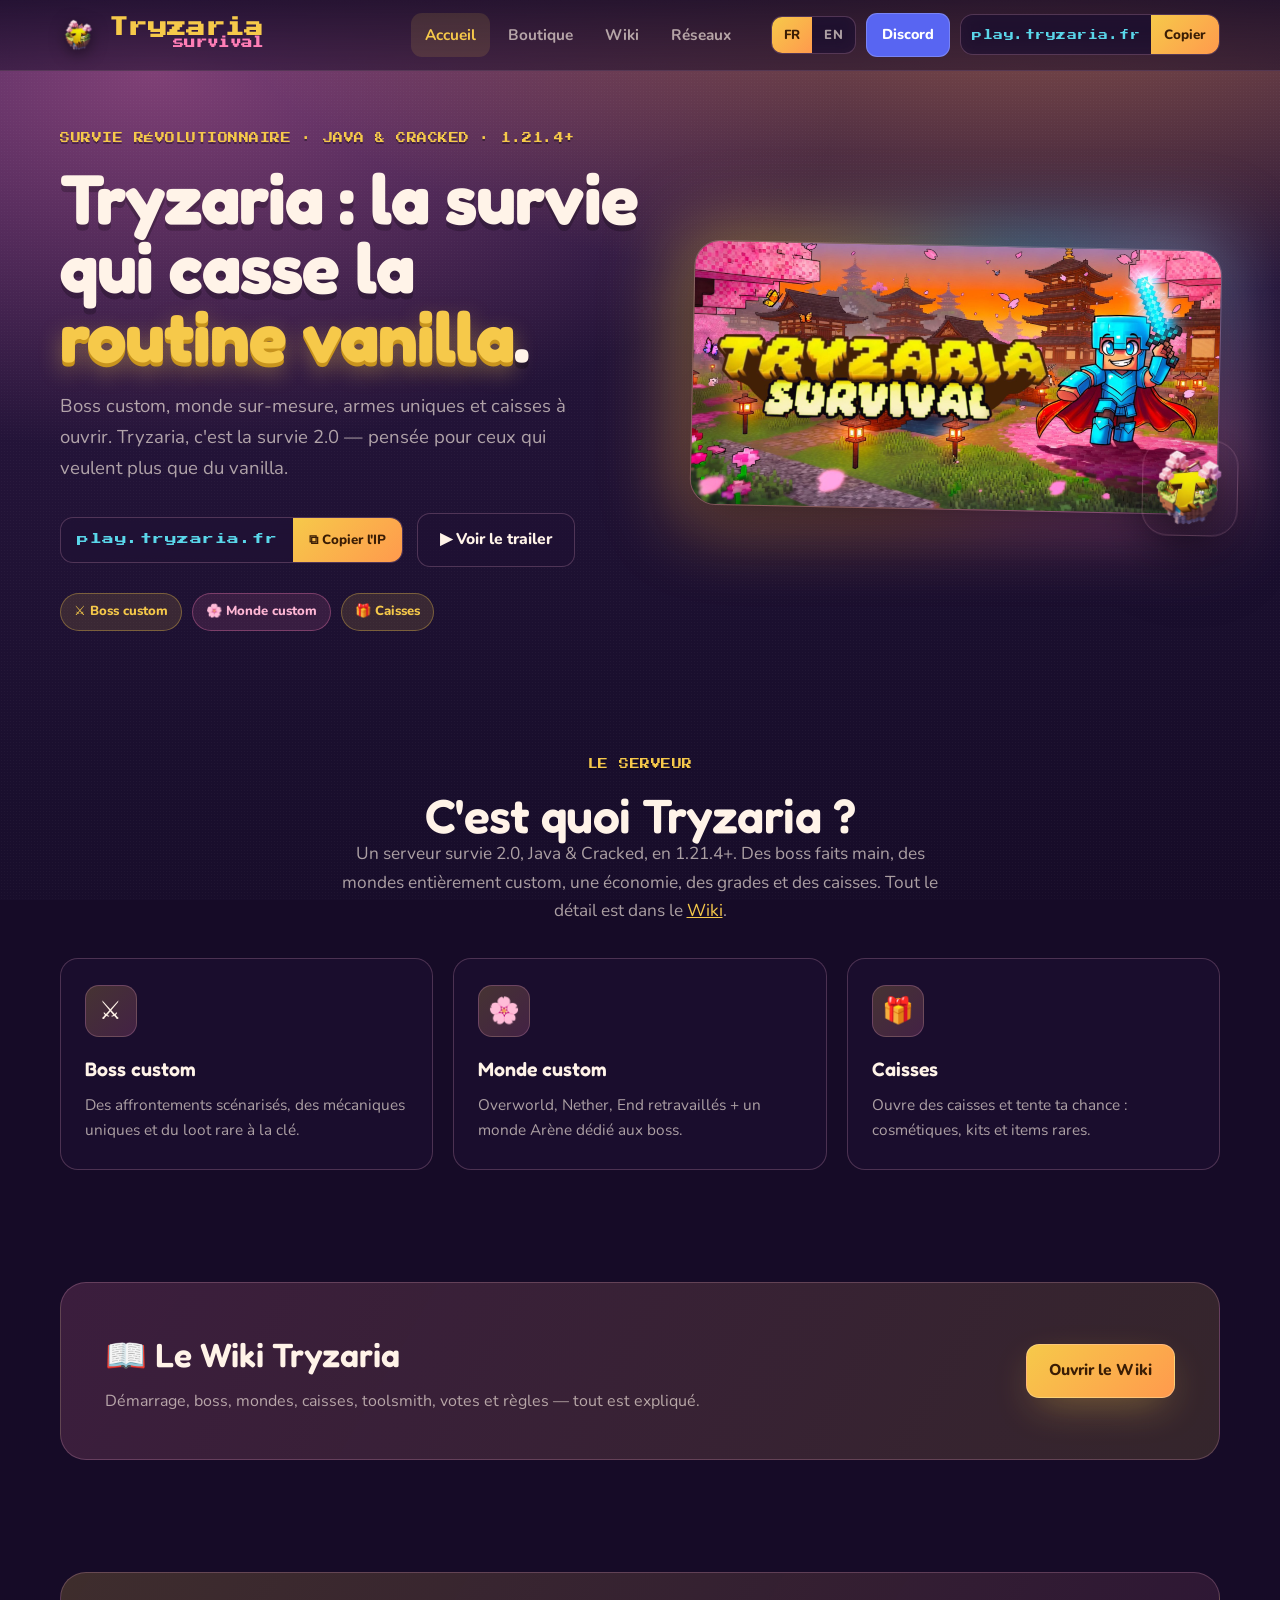
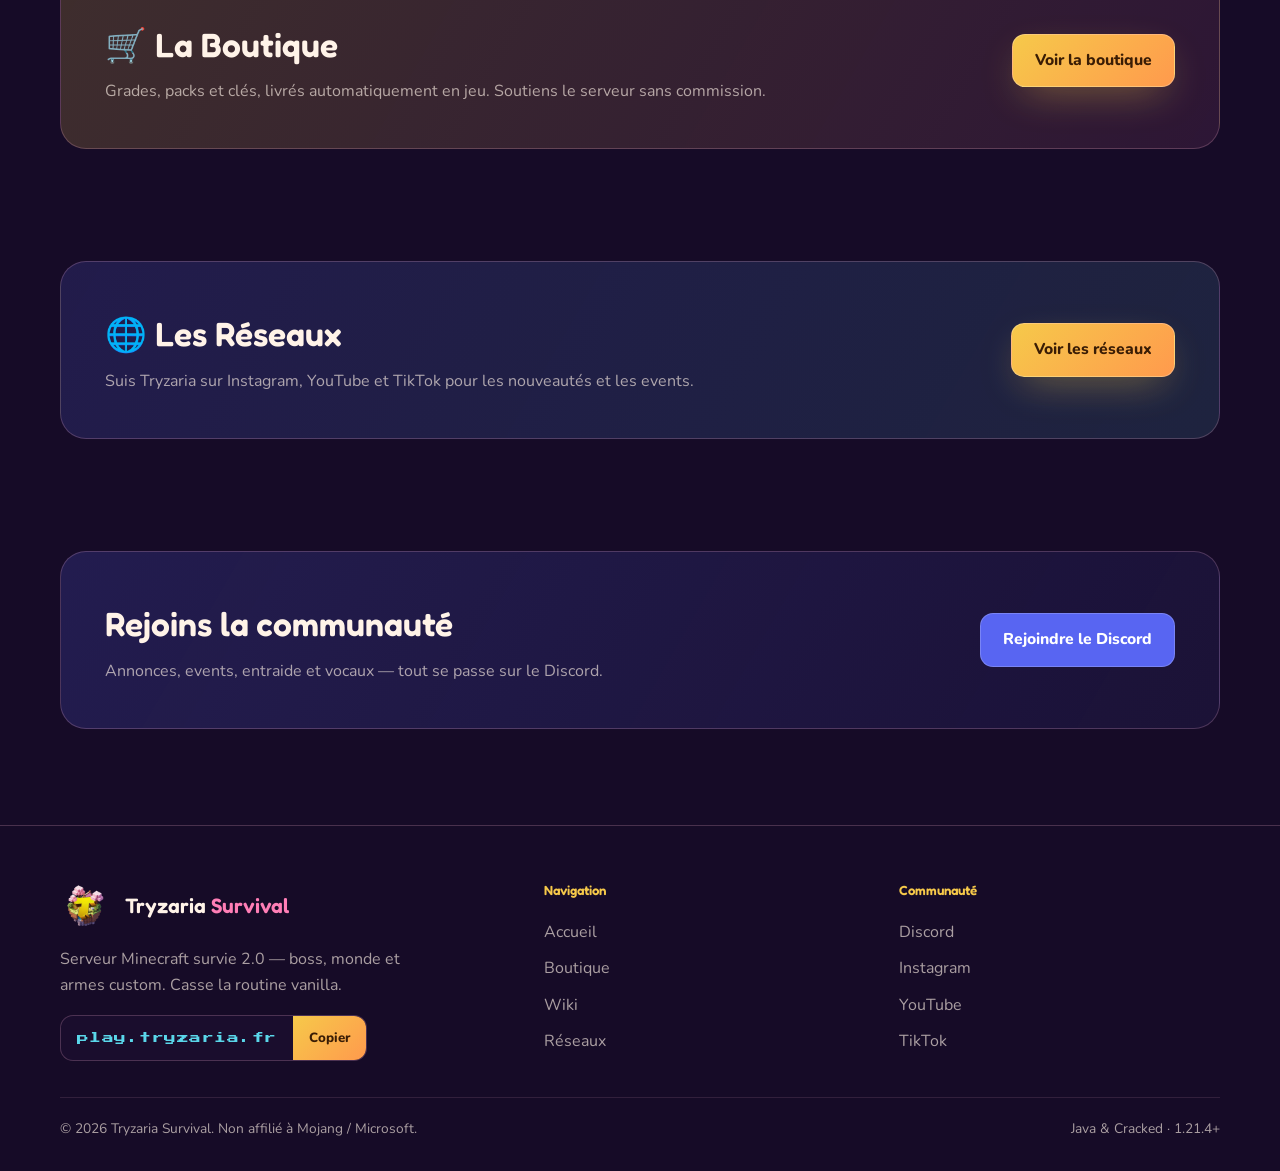
<file: index.html>
<!DOCTYPE html>
<html lang="fr">
<head>
<meta charset="UTF-8" />
<meta name="viewport" content="width=device-width, initial-scale=1" />
<title data-i18n="title_home">Tryzaria Survival — Serveur Minecraft survie 2.0 (1.21.4+)</title>
<meta name="description" content="Tryzaria Survival, LE serveur Minecraft survie 2.0 : boss custom, mondes sur-mesure et caisses. Java &amp; Cracked, 1.21.4+. Rejoins-nous sur play.tryzaria.fr" />
<meta name="robots" content="index, follow" />
<link rel="canonical" href="https://tryzaria.fr/" />
<meta name="theme-color" content="#241439" />
<link rel="icon" type="image/png" href="assets/img/favicon.png" />
<link rel="preconnect" href="https://fonts.googleapis.com" />
<link rel="preconnect" href="https://fonts.gstatic.com" crossorigin />
<link href="https://fonts.googleapis.com/css2?family=Fredoka:wght@400;500;600;700&family=Nunito:wght@400;600;700;800&family=Press+Start+2P&display=swap" rel="stylesheet" />
<link rel="stylesheet" href="assets/css/style.css" />

<!-- Open Graph / réseaux sociaux -->
<meta property="og:type" content="website" />
<meta property="og:site_name" content="Tryzaria Survival" />
<meta property="og:locale" content="fr_FR" />
<meta property="og:title" content="Tryzaria Survival — Serveur Minecraft survie 2.0 (1.21.4+)" />
<meta property="og:description" content="Boss custom, mondes sur-mesure et caisses. Java &amp; Cracked, 1.21.4+. Rejoins-nous sur play.tryzaria.fr" />
<meta property="og:url" content="https://tryzaria.fr/" />
<meta property="og:image" content="https://tryzaria.fr/assets/img/banner.jpg" />
<meta name="twitter:card" content="summary_large_image" />
<meta name="twitter:title" content="Tryzaria Survival — Serveur Minecraft survie 2.0 (1.21.4+)" />
<meta name="twitter:description" content="Boss custom, mondes sur-mesure et caisses. Java &amp; Cracked, 1.21.4+. Rejoins-nous sur play.tryzaria.fr" />
<meta name="twitter:image" content="https://tryzaria.fr/assets/img/banner.jpg" />

<!-- Données structurées — aident Google à comprendre le site (résultats enrichis, marque) -->
<script type="application/ld+json">
{
  "@context": "https://schema.org",
  "@type": "Organization",
  "name": "Tryzaria Survival",
  "url": "https://tryzaria.fr/",
  "logo": "https://tryzaria.fr/assets/img/logo.png",
  "sameAs": [
    "https://dsc.gg/tryzaria",
    "https://www.instagram.com/tryzaria/",
    "https://www.youtube.com/@TryzYTB",
    "https://www.tiktok.com/@tryzttk"
  ]
}
</script>
<script type="application/ld+json">
{
  "@context": "https://schema.org",
  "@type": "WebSite",
  "name": "Tryzaria Survival",
  "url": "https://tryzaria.fr/"
}
</script>
</head>
<body>
<div class="sky" aria-hidden="true"></div>
<div class="petals" aria-hidden="true"></div>

<header class="hdr">
  <div class="wrap hdr__in">
    <a class="brand" href="index.html" aria-label="Tryzaria Survival">
      <img src="assets/img/logo.png" alt="" />
      <span style="display:flex;flex-direction:column;line-height:1">
        <b style="font-size:1.2rem">Tryzaria</b><span>survival</span>
      </span>
    </a>
    <nav class="nav" aria-label="Navigation">
      <a href="index.html" class="is-active" data-i18n="nav_home">Accueil</a>
      <a href="boutique.html" data-i18n="nav_shop">Boutique</a>
      <a href="wiki.html" data-i18n="nav_wiki">Wiki</a>
      <a href="reseaux.html" data-i18n="nav_social">Réseaux</a>
    </nav>
    <div class="nav-tools">
      <div class="lang-toggle" role="group" aria-label="Langue / Language">
        <button data-lang="fr">FR</button><button data-lang="en">EN</button>
      </div>
      <a class="btn btn-discord btn-sm" href="https://dsc.gg/tryzaria" target="_blank" rel="noopener" data-i18n="btn_discord">Discord</a>
      <div class="ip ip--header">
        <span class="ip__code">play.tryzaria.fr</span>
        <button class="ip__btn" data-copy-ip data-i18n="btn_copy" aria-label="Copier l'IP">Copier</button>
      </div>
    </div>
    <button class="burger" aria-label="Menu" aria-expanded="false"><span></span><span></span><span></span></button>
  </div>
</header>

<!-- Hero -->
<section class="hero">
  <div class="wrap hero__grid">
    <div>
      <span class="eyebrow" data-i18n="hero_eyebrow">Survie révolutionnaire · Java &amp; Cracked · 1.21.4+</span>
      <h1 class="hero__title" data-i18n="hero_title">Tryzaria : la survie qui casse la <span class="g">routine vanilla</span>.</h1>
      <p class="hero__sub" data-i18n="hero_sub">Boss custom, mondes sur-mesure et caisses à ouvrir. Tryzaria, c'est la survie 2.0 — pensée pour ceux qui veulent plus que du vanilla.</p>
      <div class="hero__cta">
        <div class="ip">
          <span class="ip__code">play.tryzaria.fr</span>
          <button class="ip__btn" data-copy-ip data-i18n="hero_copy">⧉ Copier l'IP</button>
        </div>
        <a class="btn btn-ghost" href="https://youtu.be/1xoir0Ie6Uo" target="_blank" rel="noopener" data-i18n="hero_trailer">▶ Voir le trailer</a>
      </div>
      <div class="hero__badges">
        <span class="badge badge--gold" data-i18n="badge_boss">⚔️ Boss custom</span>
        <span class="badge badge--pink" data-i18n="badge_world">🌸 Mondes custom</span>
        <span class="badge badge--gold" data-i18n="badge_crates">🎁 Caisses</span>
      </div>
    </div>
    <div class="hero__art">
      <img src="assets/img/banner.jpg" alt="Tryzaria Survival" />
      <img class="hero__float" src="assets/img/logo.png" alt="" aria-hidden="true" />
    </div>
  </div>
</section>

<!-- Présentation brève -->
<section class="section section--tight" id="presentation">
  <div class="wrap">
    <div class="center reveal" style="margin-bottom:32px">
      <span class="eyebrow" data-i18n="home_pres_eyebrow">Le serveur</span>
      <h2 class="h-section" data-i18n="home_pres_title">C'est quoi Tryzaria ?</h2>
      <p class="lead" data-i18n="home_pres_sub">Un serveur survie 2.0, Java &amp; Cracked, en 1.21.4+. Des boss faits main, des mondes entièrement custom, une économie, des grades et des caisses. Tout le détail est dans le <a href="wiki.html" style="color:var(--gold);text-decoration:underline">Wiki</a>.</p>
    </div>
    <div class="grid-3">
      <article class="card reveal"><div class="card__ico">⚔️</div><h3 data-i18n="p_boss_t">Boss custom</h3><p data-i18n="p_boss_d">Des affrontements scénarisés, des mécaniques uniques et du loot rare à la clé.</p></article>
      <article class="card reveal"><div class="card__ico">🌸</div><h3 data-i18n="p_world_t">Mondes custom</h3><p data-i18n="p_world_d">Overworld, Nether, End retravaillés + un monde Arène dédié aux boss.</p></article>
      <article class="card reveal"><div class="card__ico">🎁</div><h3 data-i18n="p_crates_t">Caisses</h3><p data-i18n="p_crates_d">Ouvre des caisses et tente ta chance : cosmétiques, kits et items rares.</p></article>
    </div>
  </div>
</section>

<!-- Teaser Wiki -->
<section class="section section--tight">
  <div class="wrap">
    <div class="cta-band reveal">
      <div><h3 data-i18n="home_wiki_t">📖 Le Wiki Tryzaria</h3><p data-i18n="home_wiki_d">Démarrage, boss, mondes, caisses, toolsmith, votes et règles — tout est expliqué.</p></div>
      <a class="btn btn-gold" href="wiki.html" data-i18n="home_wiki_b">Ouvrir le Wiki</a>
    </div>
  </div>
</section>

<!-- Teaser Boutique -->
<section class="section section--tight">
  <div class="wrap">
    <div class="cta-band reveal" style="background:linear-gradient(120deg,rgba(246,201,74,.18),rgba(255,126,182,.10))">
      <div><h3 data-i18n="home_shop_t">🛒 La Boutique</h3><p data-i18n="home_shop_d">Grades, packs et clés, livrés automatiquement en jeu. Soutiens le serveur sans commission.</p></div>
      <a class="btn btn-gold" href="boutique.html" data-i18n="home_shop_b">Voir la boutique</a>
    </div>
  </div>
</section>

<!-- Teaser Réseaux -->
<section class="section section--tight">
  <div class="wrap">
    <div class="cta-band reveal" style="background:linear-gradient(120deg,rgba(88,101,242,.18),rgba(90,215,234,.12))">
      <div><h3 data-i18n="home_social_t">🌐 Les Réseaux</h3><p data-i18n="home_social_d">Suis Tryzaria sur Instagram, YouTube et TikTok pour les nouveautés et les events.</p></div>
      <a class="btn btn-gold" href="reseaux.html" data-i18n="home_social_b">Voir les réseaux</a>
    </div>
  </div>
</section>

<!-- Discord -->
<section class="section section--tight">
  <div class="wrap">
    <div class="cta-band reveal" style="background:linear-gradient(120deg,rgba(88,101,242,.20),rgba(88,101,242,.08))">
      <div><h3 data-i18n="cta_discord_t">Rejoins la communauté</h3><p data-i18n="cta_discord_d">Annonces, events, entraide et vocaux — tout se passe sur le Discord.</p></div>
      <a class="btn btn-discord" href="https://dsc.gg/tryzaria" target="_blank" rel="noopener" data-i18n="cta_discord_b">Rejoindre le Discord</a>
    </div>
  </div>
</section>

<footer class="ftr">
  <div class="wrap">
    <div class="ftr__grid">
      <div>
        <div class="ftr__brand"><img src="assets/img/logo.png" alt="" /><b>Tryzaria <span style="color:var(--sakura)">Survival</span></b></div>
        <p style="color:var(--muted);max-width:34ch" data-i18n="ftr_tagline">Serveur Minecraft survie 2.0 — boss, mondes et caisses custom. Casse la routine vanilla.</p>
        <div class="ip" style="margin-top:16px"><span class="ip__code">play.tryzaria.fr</span><button class="ip__btn" data-copy-ip data-i18n="btn_copy">Copier</button></div>
      </div>
      <div><h5 data-i18n="ftr_nav">Navigation</h5>
        <a href="index.html" data-i18n="nav_home">Accueil</a><a href="boutique.html" data-i18n="nav_shop">Boutique</a><a href="wiki.html" data-i18n="nav_wiki">Wiki</a><a href="reseaux.html" data-i18n="nav_social">Réseaux</a>
      </div>
      <div><h5 data-i18n="ftr_com">Communauté</h5>
        <a href="https://dsc.gg/tryzaria" target="_blank" rel="noopener" data-i18n="btn_discord">Discord</a>
        <a href="https://www.instagram.com/tryzaria/" target="_blank" rel="noopener">Instagram</a>
        <a href="https://www.youtube.com/@TryzYTB" target="_blank" rel="noopener">YouTube</a>
        <a href="https://www.tiktok.com/@tryzttk" target="_blank" rel="noopener">TikTok</a>
      </div>
    </div>
    <div class="ftr__bottom"><span data-i18n="ftr_rights">© 2026 Tryzaria Survival. Non affilié à Mojang / Microsoft.</span><span>Java &amp; Cracked · 1.21.4+</span></div>
  </div>
</footer>

<script src="assets/js/i18n.js"></script>
<script src="assets/js/main.js"></script>
<script>
/* Textes accueil (nav Réseaux + sections présentation/teasers) — FR/EN. */
(function () {
  if (!window.TryzariaI18n) return;
  Object.assign(TryzariaI18n.T.fr, {
    nav_social: "Réseaux",
    home_pres_eyebrow: "Le serveur", home_pres_title: "C'est quoi Tryzaria ?",
    home_pres_sub: 'Un serveur survie 2.0, Java & Cracked, en 1.21.4+. Des boss faits main, des mondes entièrement custom, une économie, des grades et des caisses. Tout le détail est dans le <a href="wiki.html" style="color:var(--gold);text-decoration:underline">Wiki</a>.',
    home_wiki_t: "📖 Le Wiki Tryzaria", home_wiki_d: "Démarrage, boss, mondes, caisses, toolsmith, votes et règles — tout est expliqué.", home_wiki_b: "Ouvrir le Wiki",
    home_shop_t: "🛒 La Boutique", home_shop_d: "Grades, packs et clés, livrés automatiquement en jeu. Soutiens le serveur sans commission.", home_shop_b: "Voir la boutique",
    home_social_t: "🌐 Les Réseaux", home_social_d: "Suis Tryzaria sur Instagram, YouTube et TikTok pour les nouveautés et les events.", home_social_b: "Voir les réseaux",
    p_world_d: "Overworld, Nether, End retravaillés + un monde Arène dédié aux boss.",
  });
  Object.assign(TryzariaI18n.T.en, {
    nav_social: "Socials",
    home_pres_eyebrow: "The server", home_pres_title: "What is Tryzaria?",
    home_pres_sub: 'A Survival 2.0 server, Java & Cracked, on 1.21.4+. Handcrafted bosses, fully custom worlds, an economy, ranks and crates. Everything is detailed in the <a href="wiki.html" style="color:var(--gold);text-decoration:underline">Wiki</a>.',
    home_wiki_t: "📖 The Tryzaria Wiki", home_wiki_d: "Getting started, bosses, worlds, crates, toolsmith, votes and rules — all explained.", home_wiki_b: "Open the Wiki",
    home_shop_t: "🛒 The Shop", home_shop_d: "Ranks, packs and keys, delivered automatically in-game. Support the server with no commission.", home_shop_b: "Visit the shop",
    home_social_t: "🌐 The Socials", home_social_d: "Follow Tryzaria on Instagram, YouTube and TikTok for news and events.", home_social_b: "View socials",
    p_world_d: "Reworked Overworld, Nether, End + an Arena world dedicated to bosses.",
  });
  // home_pres_sub contient un lien → rendu en HTML.
  document.querySelectorAll('[data-i18n="home_pres_sub"]').forEach(function (el) { el.setAttribute("data-i18n-html", ""); });
  var lang = "fr";
  try { var s = localStorage.getItem("tryz_lang"); if (s === "fr" || s === "en") lang = s; } catch (e) {}
  TryzariaI18n.apply(lang);
})();
</script>
</body>
</html>
</file>
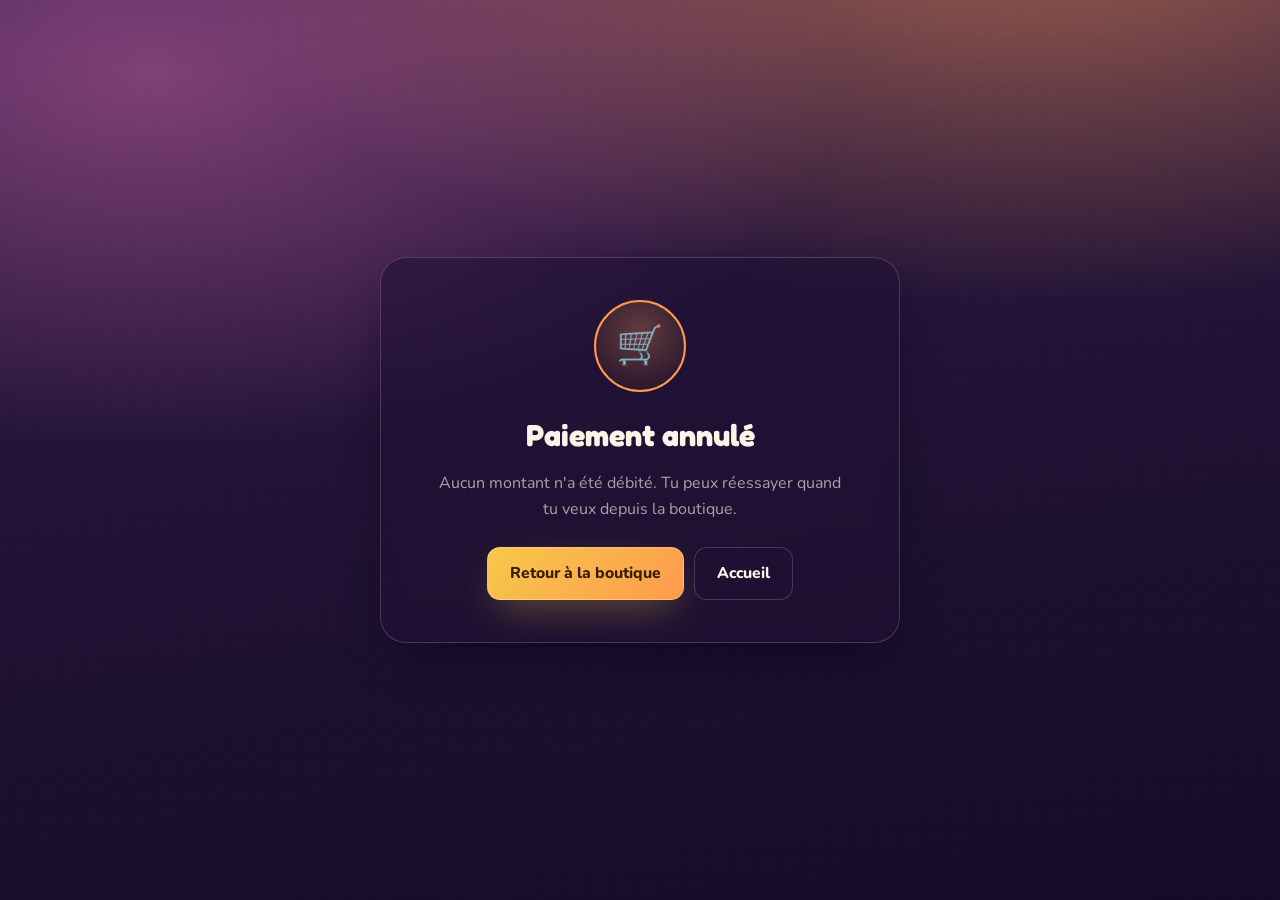
<file: annule.html>
<!DOCTYPE html>
<html lang="fr">
<head>
<meta charset="UTF-8" />
<meta name="viewport" content="width=device-width, initial-scale=1" />
<title>Paiement annulé — Tryzaria Survival</title>
<meta name="robots" content="noindex" />
<link rel="icon" type="image/png" href="assets/img/favicon.png" />
<link href="https://fonts.googleapis.com/css2?family=Fredoka:wght@400;500;600;700&family=Nunito:wght@400;600;700;800&family=Press+Start+2P&display=swap" rel="stylesheet" />
<link rel="stylesheet" href="assets/css/style.css" />
<style>
  .return-wrap{min-height:100vh;display:flex;align-items:center;justify-content:center;padding:24px}
  .return-card{max-width:520px;width:100%;text-align:center;background:var(--glass);
    border:1px solid var(--glass-brd);border-radius:var(--radius-lg);padding:42px 30px;
    backdrop-filter:blur(10px);box-shadow:var(--shadow)}
  .return-mark{width:92px;height:92px;border-radius:50%;margin:0 auto 18px;display:grid;place-items:center;
    font-size:2.4rem;animation:pop .5s var(--ease) both;
    background:radial-gradient(circle at 50% 35%,rgba(255,154,77,.30),rgba(0,0,0,.15));
    border:2px solid var(--sunset)}
  @keyframes pop{0%{transform:scale(.4);opacity:0}60%{transform:scale(1.08)}100%{transform:scale(1);opacity:1}}
  .return-card h1{font-family:"Fredoka";font-size:1.9rem;color:var(--cream);margin-bottom:10px}
  .return-card p{color:var(--muted);max-width:42ch;margin:0 auto 8px}
  .return-btns{display:flex;gap:10px;justify-content:center;flex-wrap:wrap;margin-top:24px}
  @media (max-width:520px){.return-card{padding:32px 20px}.return-btns .btn{width:100%}}
</style>
</head>
<body>
<div class="sky" aria-hidden="true"></div>
<div class="petals" aria-hidden="true"></div>

<div class="return-wrap">
  <div class="return-card">
    <div class="return-mark">🛒</div>
    <h1 id="a-title">Paiement annulé</h1>
    <p id="a-msg"></p>
    <div class="return-btns">
      <a class="btn btn-gold" href="boutique.html" id="a-shop">Retour à la boutique</a>
      <a class="btn btn-ghost" href="index.html" id="a-home">Accueil</a>
    </div>
  </div>
</div>

<script>
(function () {
  var TX = {
    fr: {
      title: "Paiement annulé",
      msg: "Aucun montant n'a été débité. Tu peux réessayer quand tu veux depuis la boutique.",
      shop: "Retour à la boutique", home: "Accueil",
    },
    en: {
      title: "Payment cancelled",
      msg: "No amount was charged. You can try again anytime from the shop.",
      shop: "Back to shop", home: "Home",
    },
  };
  function lang() { try { return localStorage.getItem("tryz_lang") === "en" ? "en" : "fr"; } catch (e) { return "fr"; } }
  var x = TX[lang()];
  document.documentElement.lang = lang();
  document.getElementById("a-title").textContent = x.title;
  document.getElementById("a-msg").textContent = x.msg;
  document.getElementById("a-shop").textContent = x.shop;
  document.getElementById("a-home").textContent = x.home;
})();
</script>
</body>
</html>
</file>
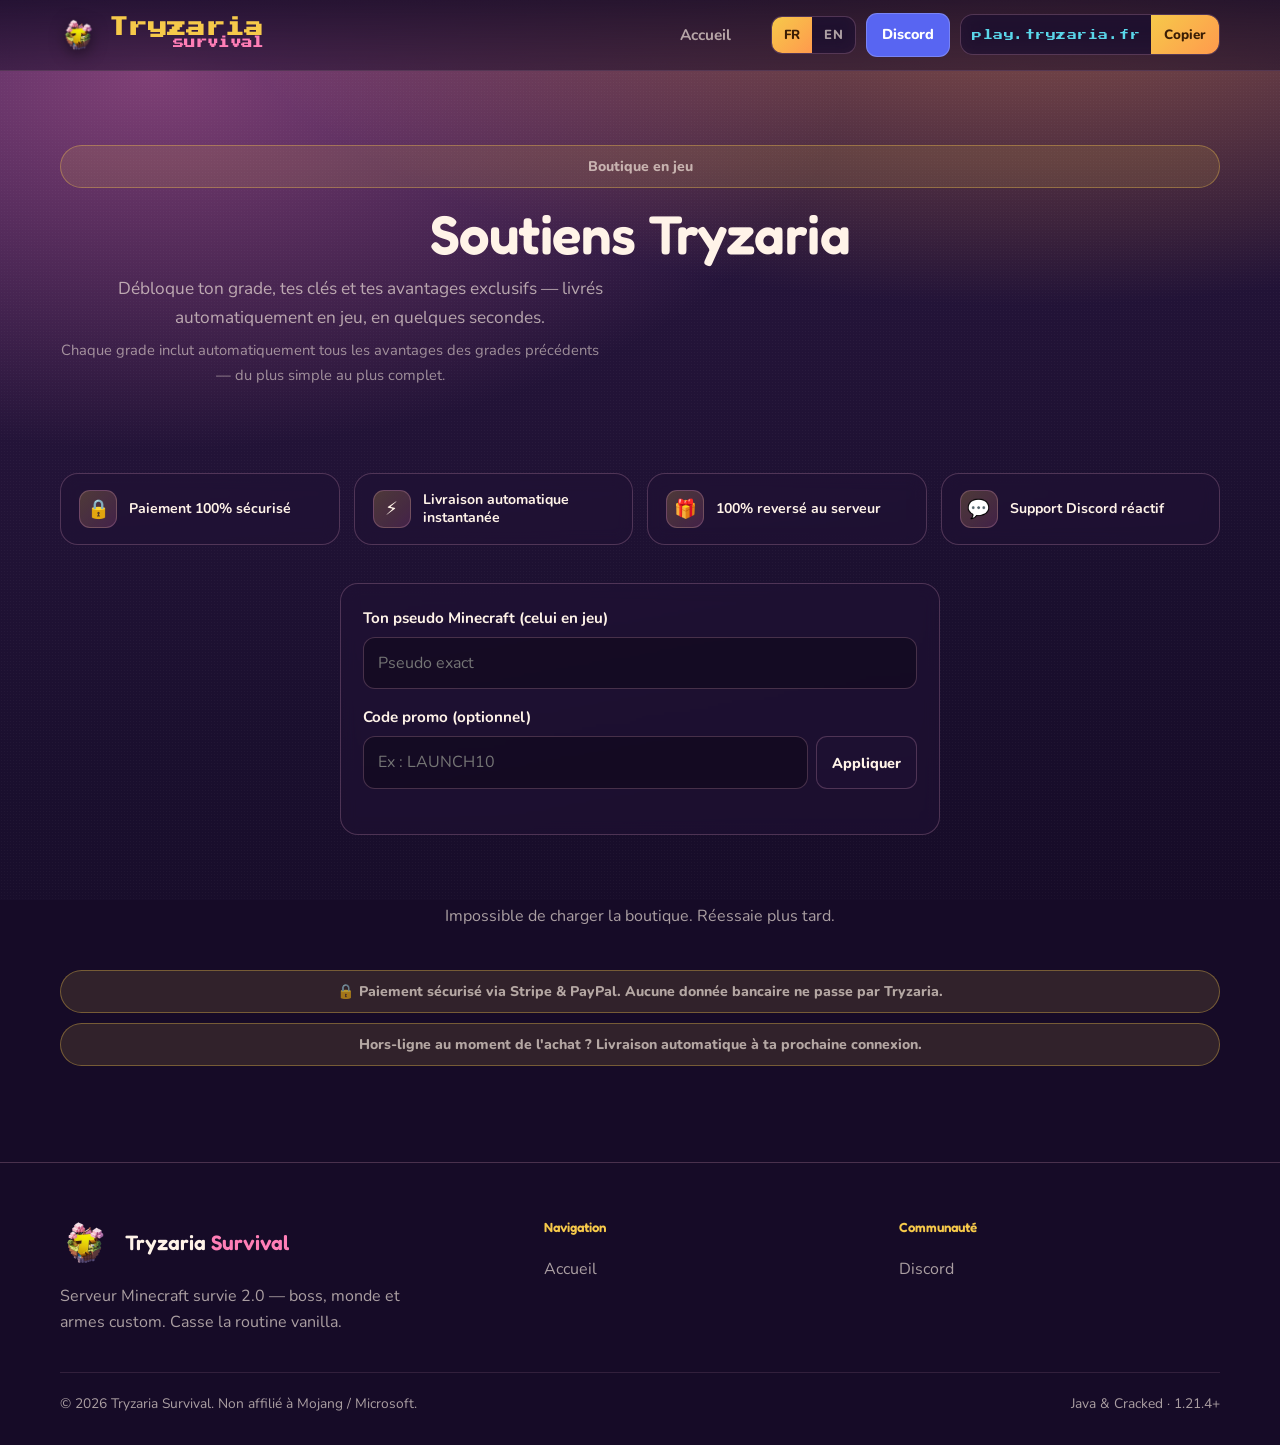
<file: boutique.html>
<!DOCTYPE html>
<html lang="fr">
<head>
<meta charset="UTF-8" />
<meta name="viewport" content="width=device-width, initial-scale=1" />
<title data-i18n="title_shop">Boutique — Grades, packs &amp; caisses | Tryzaria Survival</title>
<meta name="description" content="Boutique officielle Tryzaria Survival : grades, packs et caisses, livrés automatiquement en jeu. Paiement sécurisé Stripe &amp; PayPal, 100% pour le serveur." />
<meta name="robots" content="index, follow" />
<link rel="canonical" href="https://tryzaria.fr/boutique.html" />
<meta name="theme-color" content="#241439" />
<link rel="icon" type="image/png" href="assets/img/favicon.png" />
<link rel="preconnect" href="https://fonts.googleapis.com" />
<link rel="preconnect" href="https://fonts.gstatic.com" crossorigin />
<link href="https://fonts.googleapis.com/css2?family=Fredoka:wght@400;500;600;700&family=Nunito:wght@400;600;700;800&family=Press+Start+2P&display=swap" rel="stylesheet" />
<link rel="stylesheet" href="assets/css/style.css" />

<!-- Open Graph / réseaux sociaux -->
<meta property="og:type" content="website" />
<meta property="og:site_name" content="Tryzaria Survival" />
<meta property="og:locale" content="fr_FR" />
<meta property="og:title" content="Boutique — Grades, packs & caisses | Tryzaria Survival" />
<meta property="og:description" content="Grades, packs et caisses, livrés automatiquement en jeu. Paiement sécurisé Stripe & PayPal, 100% pour le serveur." />
<meta property="og:url" content="https://tryzaria.fr/boutique.html" />
<meta property="og:image" content="https://tryzaria.fr/assets/img/banner.jpg" />
<meta name="twitter:card" content="summary_large_image" />
<meta name="twitter:title" content="Boutique — Grades, packs & caisses | Tryzaria Survival" />
<meta name="twitter:description" content="Grades, packs et caisses, livrés automatiquement en jeu. Paiement sécurisé Stripe & PayPal, 100% pour le serveur." />
<meta name="twitter:image" content="https://tryzaria.fr/assets/img/banner.jpg" />
<style>
  /* ===== Boutique — panneau pseudo/coupon ===== */
  .shop-panel{max-width:600px;margin:0 auto 38px;display:grid;gap:16px;
    background:var(--glass);border:1px solid var(--glass-brd);
    border-radius:var(--radius);padding:22px;backdrop-filter:blur(8px)}
  .shop-field{display:grid;gap:6px}
  .shop-field label{font-weight:700;font-size:.95rem;color:var(--cream)}
  .shop-field input{padding:12px 14px;border-radius:12px;border:1px solid var(--glass-brd);
    background:rgba(0,0,0,.28);color:#fff;font:inherit;font-size:1rem;transition:border-color .15s,box-shadow .15s}
  .shop-field input:focus{outline:none;border-color:var(--gold);box-shadow:0 0 0 3px rgba(246,201,74,.18)}
  .shop-field input.is-error{border-color:var(--ember);box-shadow:0 0 0 3px rgba(255,107,61,.22)}
  .shop-coupon-row{display:flex;gap:8px}
  .shop-coupon-row input{flex:1}
  .shop-coupon-msg{font-size:.9rem;font-weight:700;min-height:1.2em}

  /* ===== Grille catalogue ===== */
  .shop-grid{display:grid;gap:20px;grid-template-columns:repeat(auto-fill,minmax(232px,1fr))}

  /* ===== Carte produit ===== */
  .scard{--accent:var(--gold);position:relative;display:flex;flex-direction:column;align-items:center;
    text-align:center;background:linear-gradient(180deg,rgba(255,255,255,.06),rgba(0,0,0,.10));
    border:1px solid var(--glass-brd);border-radius:var(--radius);padding:26px 20px 18px;cursor:pointer;
    transition:transform .18s var(--ease),box-shadow .18s var(--ease),border-color .18s}
  .scard::before{content:"";position:absolute;inset:0 0 auto 0;height:4px;border-radius:var(--radius) var(--radius) 0 0;
    background:linear-gradient(90deg,transparent,var(--accent),transparent);opacity:.9}
  .scard:hover{transform:translateY(-6px);box-shadow:0 22px 50px -20px rgba(0,0,0,.7);border-color:var(--accent)}
  .scard__badge{position:absolute;top:12px;right:12px;font-size:.7rem;font-weight:800;letter-spacing:.04em;
    text-transform:uppercase;padding:5px 10px;border-radius:999px;color:#1a0f2e;
    background:linear-gradient(90deg,var(--gold),var(--sunset));box-shadow:0 6px 16px -6px rgba(246,201,74,.7)}
  .scard__icon{width:88px;height:88px;object-fit:contain;image-rendering:auto;
    filter:drop-shadow(0 8px 18px rgba(0,0,0,.5));margin-bottom:6px}
  /* Emblème de grade (texte stylisé, DA Tryzaria) */
  .rank-emblem{display:flex;flex-direction:column;align-items:center;gap:5px;margin-bottom:8px;padding:8px 4px}
  .rank-emblem__crown{font-size:1.6rem;line-height:1;color:var(--accent);filter:drop-shadow(0 0 9px var(--accent))}
  .rank-emblem__word{font-family:"Press Start 2P",monospace;font-size:1rem;letter-spacing:1px;
    background:linear-gradient(180deg,#fff 0%,var(--accent) 95%);-webkit-background-clip:text;background-clip:text;
    -webkit-text-fill-color:transparent;color:transparent;filter:drop-shadow(0 2px 5px rgba(0,0,0,.55))}
  .rank-emblem__pips{font-size:.85rem;letter-spacing:3px;color:var(--accent);text-shadow:0 0 8px rgba(0,0,0,.45)}
  #modal-card .rank-emblem__crown{font-size:2.1rem}
  #modal-card .rank-emblem__word{font-size:1.5rem}
  #modal-card .rank-emblem__pips{font-size:1.05rem}

  /* Visuel "hero" du pack d'ouverture : ♛ MASTER ♛ + cluster collé (caisse + clé + coin/money) */
  .pack-hero{position:relative;display:flex;flex-direction:column;align-items:center;gap:6px;padding:12px 8px 4px}
  .pack-hero::before{content:"";position:absolute;inset:-12% -8% 8%;z-index:-1;
    background:radial-gradient(circle at 50% 40%,rgba(246,201,74,.40),transparent 64%)}
  .pack-hero__title{font-family:"Press Start 2P",monospace;font-size:1.05rem;letter-spacing:1px;
    background:linear-gradient(180deg,#fff 0%,#f6c94a 62%,#c8941e 100%);
    -webkit-background-clip:text;background-clip:text;-webkit-text-fill-color:transparent;color:transparent;
    filter:drop-shadow(0 2px 6px rgba(0,0,0,.55))}
  #modal-card .pack-hero__title{font-size:1.4rem}

  /* Cluster de caisses (packs de clés) */
  .scard__icons{display:flex;justify-content:center;align-items:flex-end;margin-bottom:6px;height:92px}
  .scard__icons img{width:60px;height:60px;object-fit:contain;margin:0 -12px;
    filter:drop-shadow(0 6px 14px rgba(0,0,0,.55));transition:transform .18s var(--ease)}
  .scard__icons img:nth-child(odd){transform:translateY(-6px) rotate(-6deg)}
  .scard__icons img:nth-child(even){transform:translateY(2px) rotate(6deg)}
  .scard:hover .scard__icons img{transform:translateY(-4px) rotate(0)}
  .scard--featured .scard__icons{height:auto}
  .scard__name{font-family:"Fredoka";font-weight:600;font-size:1.4rem;color:var(--cream)}
  .scard__price{font-family:"Press Start 2P",monospace;font-size:1.05rem;color:var(--accent);margin:8px 0 4px;
    display:flex;gap:8px;align-items:baseline;justify-content:center;flex-wrap:wrap}
  .scard__price s{opacity:.45;font-size:.7em;color:var(--muted)}
  .scard__desc{color:var(--muted);font-size:.92rem;margin:8px 0 6px;min-height:2.4em}
  .scard__features{width:100%;margin:6px 0 4px;text-align:left}
  .scard__features li{padding:5px 0;color:var(--cream);font-size:.9rem;display:flex;gap:8px;align-items:flex-start}
  .scard__features li::before{content:"◆";color:var(--accent);font-size:.65rem;margin-top:5px}
  .scard__more{cursor:pointer;color:var(--accent);font-size:.82rem;font-weight:700;margin:0;
    transition:transform .15s var(--ease),opacity .15s;opacity:.85}
  .scard__more:hover{transform:translateX(3px);opacity:1;text-decoration:underline}
  .scard__buy{display:flex;flex-direction:column;gap:9px;margin-top:auto;padding-top:10px;width:100%}
  .scard__buy .scard__cta{width:100%}
  .sbtn{flex:1;cursor:pointer;border:none;border-radius:12px;padding:11px 12px;font-family:"Nunito";
    font-weight:800;font-size:.92rem;transition:transform .12s,box-shadow .15s,background .15s}
  .sbtn:hover{transform:translateY(-2px)}
  .sbtn:active{transform:translateY(0)}
  .sbtn--card{background:linear-gradient(90deg,var(--gold),var(--sunset));color:#1a0f2e}
  .sbtn--card:hover{box-shadow:0 14px 30px -12px rgba(246,201,74,.7)}
  .sbtn--paypal{background:#ffc439;color:#142c8e}
  .sbtn--paypal:hover{box-shadow:0 14px 30px -12px rgba(255,196,57,.7)}

  /* ===== Carte mise en avant (pack) ===== */
  .scard--featured{grid-column:1/-1;flex-direction:row;flex-wrap:wrap;text-align:left;align-items:center;
    gap:22px;padding:26px 28px;border-color:var(--gold);
    background:linear-gradient(120deg,rgba(246,201,74,.12),rgba(255,126,182,.08));
    box-shadow:var(--shadow-gold)}
  .scard--featured::before{height:5px}
  .scard--featured .scard__icon{width:110px;height:110px;margin:0}
  .scard--featured__body{flex:1 1 260px;display:flex;flex-direction:column;gap:4px;align-items:flex-start}
  .scard--featured .scard__price{margin:6px 0;justify-content:flex-start}
  .scard--featured .scard__desc{min-height:0}
  .scard--featured .scard__buy{flex:0 0 auto;width:auto;flex-direction:column;padding-top:0;min-width:180px}
  .scard--featured .sbtn{flex:none}

  /* ===== Chargement ===== */
  .shop-loading{grid-column:1/-1;text-align:center;color:var(--muted);padding:30px 0}
  .spinner{width:34px;height:34px;border:3px solid rgba(255,255,255,.18);border-top-color:var(--gold);
    border-radius:50%;margin:0 auto 12px;animation:spin .8s linear infinite}
  @keyframes spin{to{transform:rotate(360deg)}}

  .shop-note{display:block;text-align:center;color:var(--muted);font-size:.88rem;margin-top:10px}

  /* ===== Responsive ===== */
  @media (max-width:640px){
    .shop-grid{grid-template-columns:1fr;gap:16px}
    .scard--featured{flex-direction:column;text-align:center;align-items:center}
    .scard--featured__body{align-items:center;text-align:center}
    .scard--featured .scard__price{justify-content:center}
    .scard--featured .scard__buy{width:100%}
    .shop-panel{padding:18px}
  }

  /* ===== Modal d'offre ===== */
  .modal{position:fixed;inset:0;z-index:1000;display:flex;align-items:center;justify-content:center;padding:20px}
  .modal[hidden]{display:none}
  .modal__overlay{position:absolute;inset:0;background:rgba(10,4,24,.62);
    backdrop-filter:blur(9px);-webkit-backdrop-filter:blur(9px);animation:mfade .2s ease both}
  .modal__card{--accent:var(--gold);position:relative;z-index:1;max-width:560px;width:100%;max-height:90vh;
    overflow:auto;text-align:center;border-radius:var(--radius-lg);padding:38px 32px 32px;
    background:linear-gradient(180deg,rgba(44,24,80,.97),rgba(22,11,39,.99));
    border:1px solid var(--accent);box-shadow:0 30px 90px -22px rgba(0,0,0,.85),0 0 60px -28px var(--accent);
    animation:mpop .28s var(--ease) both}
  @keyframes mfade{from{opacity:0}}
  @keyframes mpop{0%{transform:scale(.92) translateY(10px);opacity:0}100%{transform:none;opacity:1}}
  .modal__close{position:absolute;top:14px;right:14px;width:38px;height:38px;border-radius:50%;border:none;
    background:rgba(255,255,255,.1);color:var(--cream);font-size:1.05rem;cursor:pointer;transition:background .15s}
  .modal__close:hover{background:rgba(255,255,255,.22)}
  .modal__badge{display:inline-block;font-size:.72rem;font-weight:800;letter-spacing:.04em;text-transform:uppercase;
    padding:5px 12px;border-radius:999px;color:#1a0f2e;margin-bottom:6px;
    background:linear-gradient(90deg,var(--gold),var(--sunset))}
  .modal__name{font-family:"Fredoka";font-weight:600;font-size:1.9rem;color:var(--cream);margin:4px 0 2px}
  .modal__price{font-family:"Press Start 2P",monospace;font-size:1.15rem;color:var(--accent);
    margin:6px 0 12px;display:flex;gap:8px;align-items:baseline;justify-content:center;flex-wrap:wrap}
  .modal__price s{opacity:.45;font-size:.7em;color:var(--muted)}
  .modal__desc{color:var(--cream);font-size:1rem;line-height:1.7;margin:6px auto 4px;max-width:42ch}
  .modal__features{text-align:left;max-width:400px;margin:14px auto 4px}
  .modal__features li{padding:6px 0;color:var(--cream);font-size:.95rem;display:flex;gap:9px;align-items:flex-start}
  .modal__features li::before{content:"◆";color:var(--accent);font-size:.7rem;margin-top:6px}
  .modal__pseudo{max-width:400px;margin:18px auto 0;text-align:left}
  .modal__buy{display:flex;gap:10px;max-width:400px;margin:14px auto 0}
  .modal__secure{display:block;color:var(--muted);font-size:.84rem;margin-top:14px}
  body.modal-open{overflow:hidden}
  @media (max-width:560px){.modal__card{padding:30px 20px 26px}.modal__name{font-size:1.6rem}}
</style>
</head>
<body>
<div class="sky" aria-hidden="true"></div>
<div class="petals" aria-hidden="true"></div>

<header class="hdr">
  <div class="wrap hdr__in">
    <a class="brand" href="index.html" aria-label="Tryzaria Survival">
      <img src="assets/img/logo.png" alt="" />
      <span style="display:flex;flex-direction:column;line-height:1"><b style="font-size:1.2rem">Tryzaria</b><span>survival</span></span>
    </a>
    <nav class="nav" aria-label="Navigation">
      <a href="index.html" data-i18n="nav_home">Accueil</a>
    </nav>
    <div class="nav-tools">
      <div class="lang-toggle" role="group" aria-label="Langue / Language"><button data-lang="fr">FR</button><button data-lang="en">EN</button></div>
      <a class="btn btn-discord btn-sm" href="https://dsc.gg/tryzaria" target="_blank" rel="noopener" data-i18n="btn_discord">Discord</a>
      <div class="ip ip--header"><span class="ip__code">play.tryzaria.fr</span><button class="ip__btn" data-copy-ip data-i18n="btn_copy">Copier</button></div>
    </div>
    <button class="burger" aria-label="Menu" aria-expanded="false"><span></span><span></span><span></span></button>
  </div>
</header>

<section class="page-hero">
  <div class="wrap">
    <span class="shop-note reveal" id="shop-eyebrow">Boutique en jeu</span>
    <h1 class="h-section" style="margin-top:18px" id="shop-h1">Soutiens Tryzaria</h1>
    <p class="lead center" style="margin-top:12px" id="shop-lead">Débloque ton grade, tes clés et tes avantages exclusifs — livrés automatiquement en jeu, en quelques secondes.</p>
    <p class="lead center" style="margin-top:6px;font-size:.92rem;opacity:.85" id="shop-tiers-note">Chaque grade inclut automatiquement tous les avantages des grades précédents — du plus simple au plus complet.</p>
  </div>
</section>

<section class="section section--tight">
  <div class="wrap">

    <div class="trust-strip reveal is-revealed">
      <div class="trust-item"><span class="trust-item__ico">🔒</span><span id="trust-secure">Paiement 100% sécurisé</span></div>
      <div class="trust-item"><span class="trust-item__ico">⚡</span><span id="trust-instant">Livraison automatique instantanée</span></div>
      <div class="trust-item"><span class="trust-item__ico">🎁</span><span id="trust-nocommission">100% reversé au serveur</span></div>
      <div class="trust-item"><span class="trust-item__ico">💬</span><span id="trust-support">Support Discord réactif</span></div>
    </div>

    <div class="shop-panel reveal is-revealed">
      <div class="shop-field">
        <label for="shop-pseudo" id="shop-pseudo-label">Ton pseudo Minecraft (celui en jeu)</label>
        <input id="shop-pseudo" type="text" maxlength="24" autocomplete="off" spellcheck="false" placeholder="Pseudo exact" />
      </div>
      <div class="shop-field">
        <label for="shop-coupon" id="shop-coupon-label">Code promo (optionnel)</label>
        <div class="shop-coupon-row">
          <input id="shop-coupon" type="text" maxlength="40" autocomplete="off" spellcheck="false" placeholder="Ex : LAUNCH10" />
          <button class="btn btn-ghost btn-sm" id="shop-coupon-apply" type="button">Appliquer</button>
        </div>
        <span class="shop-coupon-msg" id="shop-coupon-msg" role="status"></span>
      </div>
    </div>

    <div class="shop-grid" id="shop-catalog">
      <div class="shop-loading"><div class="spinner"></div><span id="shop-loading-text">Chargement de la boutique…</span></div>
    </div>

    <span class="shop-note" id="shop-secure">🔒 Paiement sécurisé via Stripe &amp; PayPal. Aucune donnée bancaire ne passe par Tryzaria.</span>
    <span class="shop-note" id="shop-delivery">Hors-ligne au moment de l'achat ? Livraison automatique à ta prochaine connexion.</span>
  </div>
</section>

<footer class="ftr">
  <div class="wrap">
    <div class="ftr__grid">
      <div><div class="ftr__brand"><img src="assets/img/logo.png" alt="" /><b>Tryzaria <span style="color:var(--sakura)">Survival</span></b></div>
        <p style="color:var(--muted);max-width:34ch" data-i18n="ftr_tagline">Serveur Minecraft survie 2.0 — boss, monde et armes custom. Casse la routine vanilla.</p></div>
      <div><h5 data-i18n="ftr_nav">Navigation</h5><a href="index.html" data-i18n="nav_home">Accueil</a></div>
      <div><h5 data-i18n="ftr_com">Communauté</h5><a href="https://dsc.gg/tryzaria" target="_blank" rel="noopener" data-i18n="btn_discord">Discord</a></div>
    </div>
    <div class="ftr__bottom"><span data-i18n="ftr_rights">© 2026 Tryzaria Survival. Non affilié à Mojang / Microsoft.</span><span>Java &amp; Cracked · 1.21.4+</span></div>
  </div>
</footer>
<div class="modal" id="shop-modal" hidden aria-hidden="true">
  <div class="modal__overlay" data-close></div>
  <div class="modal__card" id="modal-card" role="dialog" aria-modal="true" aria-labelledby="modal-name">
    <button class="modal__close" data-close aria-label="Fermer">✕</button>
    <div id="modal-content"></div>
  </div>
</div>

<script src="assets/js/i18n.js"></script>
<script src="assets/js/main.js"></script>
<script src="assets/js/shop-config.js"></script>
<script src="assets/js/shop.js"></script>
</body>
</html>
</file>
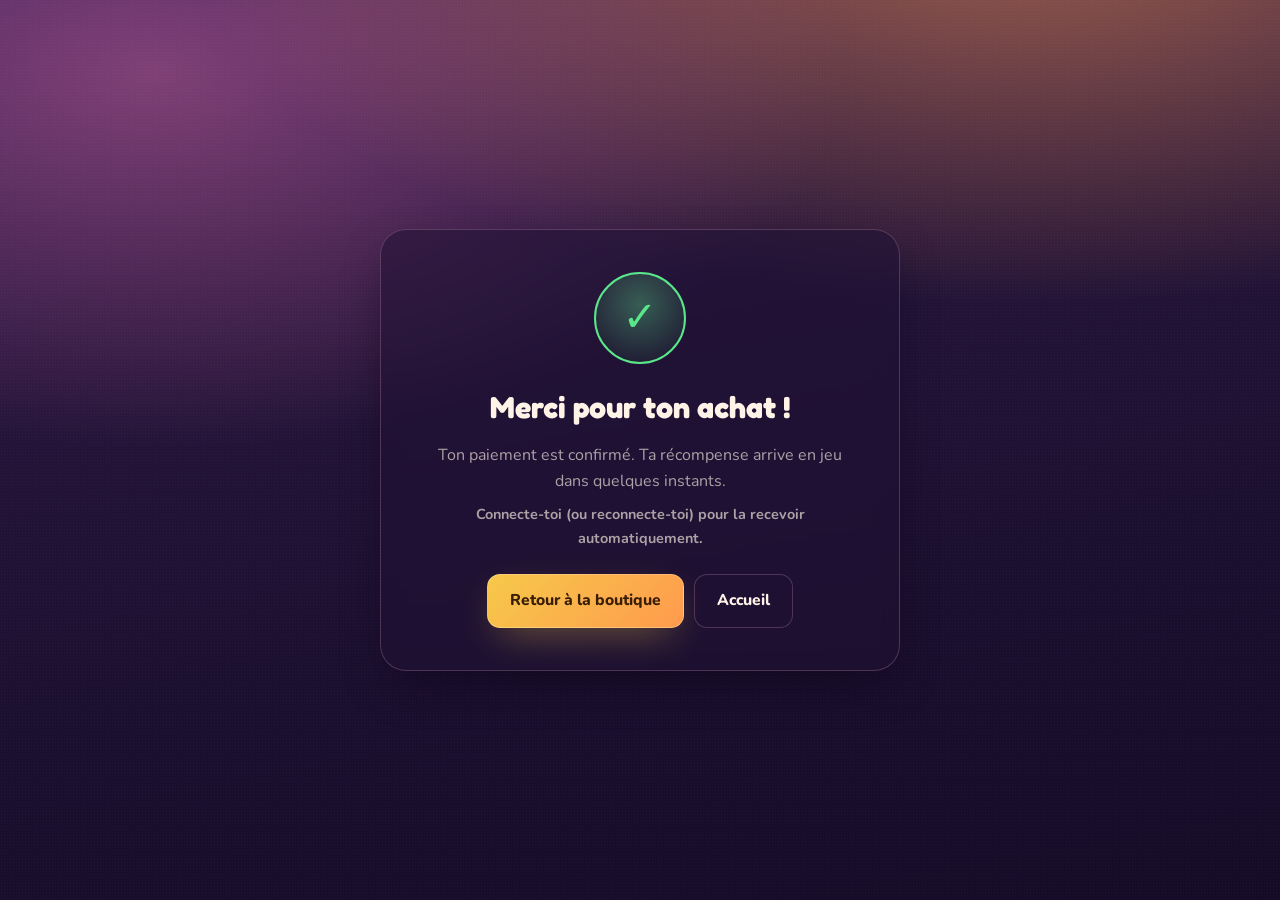
<file: merci.html>
<!DOCTYPE html>
<html lang="fr">
<head>
<meta charset="UTF-8" />
<meta name="viewport" content="width=device-width, initial-scale=1" />
<title>Merci — Tryzaria Survival</title>
<meta name="robots" content="noindex" />
<link rel="icon" type="image/png" href="assets/img/favicon.png" />
<link href="https://fonts.googleapis.com/css2?family=Fredoka:wght@400;500;600;700&family=Nunito:wght@400;600;700;800&family=Press+Start+2P&display=swap" rel="stylesheet" />
<link rel="stylesheet" href="assets/css/style.css" />
<style>
  .return-wrap{min-height:100vh;display:flex;align-items:center;justify-content:center;padding:24px}
  .return-card{max-width:520px;width:100%;text-align:center;background:var(--glass);
    border:1px solid var(--glass-brd);border-radius:var(--radius-lg);padding:42px 30px;
    backdrop-filter:blur(10px);box-shadow:var(--shadow)}
  .return-mark{width:92px;height:92px;border-radius:50%;margin:0 auto 18px;display:grid;place-items:center;
    font-size:2.6rem;animation:pop .5s var(--ease) both}
  .return-mark--ok{background:radial-gradient(circle at 50% 35%,rgba(90,231,138,.35),rgba(0,0,0,.15));
    border:2px solid #5ae78a;color:#5ae78a}
  @keyframes pop{0%{transform:scale(.4);opacity:0}60%{transform:scale(1.08)}100%{transform:scale(1);opacity:1}}
  .return-card h1{font-family:"Fredoka";font-size:1.9rem;color:var(--cream);margin-bottom:10px}
  .return-card p{color:var(--muted);max-width:42ch;margin:0 auto 8px}
  .return-sub{font-size:.9rem;color:var(--gold);font-weight:700;margin-top:10px}
  .return-btns{display:flex;gap:10px;justify-content:center;flex-wrap:wrap;margin-top:24px}
  @media (max-width:520px){.return-card{padding:32px 20px}.return-btns .btn{width:100%}}
</style>
</head>
<body>
<div class="sky" aria-hidden="true"></div>
<div class="petals" aria-hidden="true"></div>

<div class="return-wrap">
  <div class="return-card">
    <div class="return-mark return-mark--ok">✓</div>
    <h1 id="m-title">Merci pour ton achat !</h1>
    <p id="m-msg"></p>
    <p class="return-sub" id="m-sub"></p>
    <div class="return-btns">
      <a class="btn btn-gold" href="boutique.html" id="m-shop">Retour à la boutique</a>
      <a class="btn btn-ghost" href="index.html" id="m-home">Accueil</a>
    </div>
  </div>
</div>

<script>
(function () {
  var TX = {
    fr: {
      title: "Merci pour ton achat !",
      msg: "Ton paiement est confirmé. Ta récompense arrive en jeu dans quelques instants.",
      sub: "Connecte-toi (ou reconnecte-toi) pour la recevoir automatiquement.",
      shop: "Retour à la boutique", home: "Accueil",
    },
    en: {
      title: "Thank you for your purchase!",
      msg: "Your payment is confirmed. Your reward is on its way in-game.",
      sub: "Log in (or reconnect) to receive it automatically.",
      shop: "Back to shop", home: "Home",
    },
  };
  function lang() { try { return localStorage.getItem("tryz_lang") === "en" ? "en" : "fr"; } catch (e) { return "fr"; } }
  var x = TX[lang()];
  document.documentElement.lang = lang();
  document.getElementById("m-title").textContent = x.title;
  document.getElementById("m-msg").textContent = x.msg;
  document.getElementById("m-sub").textContent = x.sub;
  document.getElementById("m-shop").textContent = x.shop;
  document.getElementById("m-home").textContent = x.home;
})();
</script>
</body>
</html>
</file>
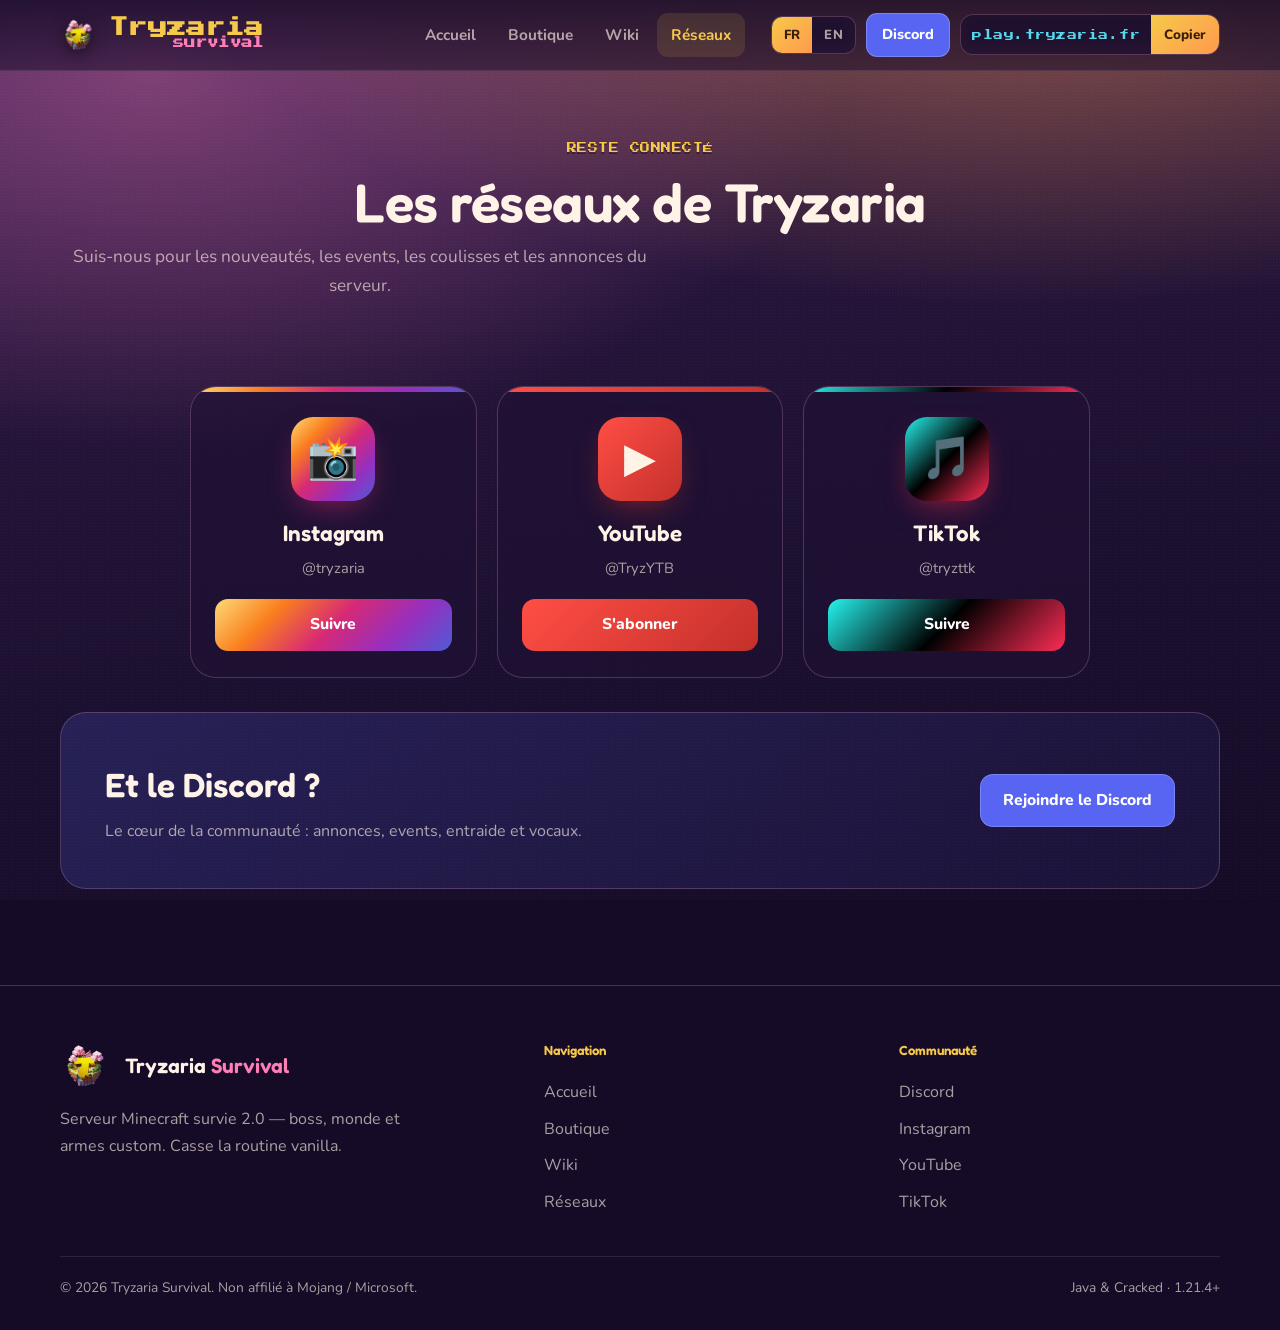
<file: reseaux.html>
<!DOCTYPE html>
<html lang="fr">
<head>
<meta charset="UTF-8" />
<meta name="viewport" content="width=device-width, initial-scale=1" />
<title data-i18n="title_social">Réseaux — Discord, Instagram, YouTube, TikTok | Tryzaria Survival</title>
<meta name="description" content="Suis Tryzaria Survival sur Discord, Instagram, YouTube et TikTok : annonces, events et coulisses du serveur." />
<meta name="robots" content="index, follow" />
<link rel="canonical" href="https://tryzaria.fr/reseaux.html" />
<meta name="theme-color" content="#241439" />
<link rel="icon" type="image/png" href="assets/img/favicon.png" />
<link rel="preconnect" href="https://fonts.googleapis.com" />
<link rel="preconnect" href="https://fonts.gstatic.com" crossorigin />
<link href="https://fonts.googleapis.com/css2?family=Fredoka:wght@400;500;600;700&family=Nunito:wght@400;600;700;800&family=Press+Start+2P&display=swap" rel="stylesheet" />
<link rel="stylesheet" href="assets/css/style.css" />

<!-- Open Graph / réseaux sociaux -->
<meta property="og:type" content="website" />
<meta property="og:site_name" content="Tryzaria Survival" />
<meta property="og:locale" content="fr_FR" />
<meta property="og:title" content="Réseaux — Discord, Instagram, YouTube, TikTok | Tryzaria Survival" />
<meta property="og:description" content="Suis Tryzaria Survival sur Discord, Instagram, YouTube et TikTok : annonces, events et coulisses du serveur." />
<meta property="og:url" content="https://tryzaria.fr/reseaux.html" />
<meta property="og:image" content="https://tryzaria.fr/assets/img/banner.jpg" />
<meta name="twitter:card" content="summary_large_image" />
<meta name="twitter:title" content="Réseaux — Discord, Instagram, YouTube, TikTok | Tryzaria Survival" />
<meta name="twitter:description" content="Suis Tryzaria Survival sur Discord, Instagram, YouTube et TikTok : annonces, events et coulisses du serveur." />
<meta name="twitter:image" content="https://tryzaria.fr/assets/img/banner.jpg" />
<style>
  .soc-grid{display:grid;grid-template-columns:repeat(auto-fit,minmax(240px,1fr));gap:20px;max-width:900px;margin:0 auto}
  .soc-card{position:relative;overflow:hidden;border-radius:var(--radius-lg);padding:30px 24px 26px;text-align:center;
    background:var(--glass);border:1px solid var(--glass-brd);transition:transform .18s var(--ease),box-shadow .18s}
  .soc-card:hover{transform:translateY(-6px);box-shadow:0 24px 54px -22px rgba(0,0,0,.7)}
  .soc-card::before{content:"";position:absolute;inset:0 0 auto 0;height:5px;background:var(--grad)}
  .soc-ico{width:84px;height:84px;border-radius:22px;display:grid;place-items:center;margin:0 auto 14px;
    font-size:2.6rem;background:var(--grad);box-shadow:0 12px 30px -10px var(--glow)}
  .soc-card h3{font-family:"Fredoka";font-weight:600;font-size:1.4rem;color:var(--cream)}
  .soc-card .handle{display:block;color:var(--muted);font-size:.92rem;margin:4px 0 18px}
  .soc-card .btn{width:100%}
  .soc-ig{--grad:linear-gradient(135deg,#feda75,#fa7e1e,#d62976,#962fbf,#4f5bd5);--glow:rgba(214,41,118,.6)}
  .soc-yt{--grad:linear-gradient(135deg,#ff4e45,#c4302b);--glow:rgba(196,48,43,.6)}
  .soc-tt{--grad:linear-gradient(135deg,#25f4ee,#000,#fe2c55);--glow:rgba(254,44,85,.55)}
  .soc-card .btn-follow{border:none;color:#fff;background:var(--grad)}
</style>
</head>
<body>
<div class="sky" aria-hidden="true"></div>
<div class="petals" aria-hidden="true"></div>

<header class="hdr">
  <div class="wrap hdr__in">
    <a class="brand" href="index.html" aria-label="Tryzaria Survival">
      <img src="assets/img/logo.png" alt="" />
      <span style="display:flex;flex-direction:column;line-height:1"><b style="font-size:1.2rem">Tryzaria</b><span>survival</span></span>
    </a>
    <nav class="nav" aria-label="Navigation">
      <a href="index.html" data-i18n="nav_home">Accueil</a>
      <a href="boutique.html" data-i18n="nav_shop">Boutique</a>
      <a href="wiki.html" data-i18n="nav_wiki">Wiki</a>
      <a href="reseaux.html" class="is-active" data-i18n="nav_social">Réseaux</a>
    </nav>
    <div class="nav-tools">
      <div class="lang-toggle" role="group" aria-label="Langue / Language"><button data-lang="fr">FR</button><button data-lang="en">EN</button></div>
      <a class="btn btn-discord btn-sm" href="https://dsc.gg/tryzaria" target="_blank" rel="noopener" data-i18n="btn_discord">Discord</a>
      <div class="ip ip--header"><span class="ip__code">play.tryzaria.fr</span><button class="ip__btn" data-copy-ip data-i18n="btn_copy">Copier</button></div>
    </div>
    <button class="burger" aria-label="Menu" aria-expanded="false"><span></span><span></span><span></span></button>
  </div>
</header>

<section class="page-hero">
  <div class="wrap">
    <span class="eyebrow" data-i18n="social_eyebrow">Reste connecté</span>
    <h1 class="h-section" data-i18n="social_title">Les réseaux de Tryzaria</h1>
    <p class="lead center" style="margin-top:12px" data-i18n="social_sub">Suis-nous pour les nouveautés, les events, les coulisses et les annonces du serveur.</p>
  </div>
</section>

<section class="section section--tight">
  <div class="wrap">
    <div class="soc-grid">
      <article class="soc-card soc-ig reveal">
        <div class="soc-ico">📸</div>
        <h3>Instagram</h3><span class="handle">@tryzaria</span>
        <a class="btn btn-follow" href="https://www.instagram.com/tryzaria/" target="_blank" rel="noopener" data-i18n="social_follow">Suivre</a>
      </article>
      <article class="soc-card soc-yt reveal">
        <div class="soc-ico">▶️</div>
        <h3>YouTube</h3><span class="handle">@TryzYTB</span>
        <a class="btn btn-follow" href="https://www.youtube.com/@TryzYTB" target="_blank" rel="noopener" data-i18n="social_sub_btn">S'abonner</a>
      </article>
      <article class="soc-card soc-tt reveal">
        <div class="soc-ico">🎵</div>
        <h3>TikTok</h3><span class="handle">@tryzttk</span>
        <a class="btn btn-follow" href="https://www.tiktok.com/@tryzttk" target="_blank" rel="noopener" data-i18n="social_follow">Suivre</a>
      </article>
    </div>

    <div class="cta-band reveal" style="margin-top:34px;background:linear-gradient(120deg,rgba(88,101,242,.20),rgba(88,101,242,.08))">
      <div><h3 data-i18n="social_dc_t">Et le Discord ?</h3><p data-i18n="social_dc_d">Le cœur de la communauté : annonces, events, entraide et vocaux.</p></div>
      <a class="btn btn-discord" href="https://dsc.gg/tryzaria" target="_blank" rel="noopener" data-i18n="cta_discord_b">Rejoindre le Discord</a>
    </div>
  </div>
</section>

<footer class="ftr">
  <div class="wrap">
    <div class="ftr__grid">
      <div><div class="ftr__brand"><img src="assets/img/logo.png" alt="" /><b>Tryzaria <span style="color:var(--sakura)">Survival</span></b></div>
        <p style="color:var(--muted);max-width:34ch" data-i18n="ftr_tagline">Serveur Minecraft survie 2.0 — boss, mondes et caisses custom. Casse la routine vanilla.</p></div>
      <div><h5 data-i18n="ftr_nav">Navigation</h5><a href="index.html" data-i18n="nav_home">Accueil</a><a href="boutique.html" data-i18n="nav_shop">Boutique</a><a href="wiki.html" data-i18n="nav_wiki">Wiki</a><a href="reseaux.html" data-i18n="nav_social">Réseaux</a></div>
      <div><h5 data-i18n="ftr_com">Communauté</h5><a href="https://dsc.gg/tryzaria" target="_blank" rel="noopener" data-i18n="btn_discord">Discord</a><a href="https://www.instagram.com/tryzaria/" target="_blank" rel="noopener">Instagram</a><a href="https://www.youtube.com/@TryzYTB" target="_blank" rel="noopener">YouTube</a><a href="https://www.tiktok.com/@tryzttk" target="_blank" rel="noopener">TikTok</a></div>
    </div>
    <div class="ftr__bottom"><span data-i18n="ftr_rights">© 2026 Tryzaria Survival. Non affilié à Mojang / Microsoft.</span><span>Java &amp; Cracked · 1.21.4+</span></div>
  </div>
</footer>
<script src="assets/js/i18n.js"></script>
<script src="assets/js/main.js"></script>
<script>
(function () {
  if (!window.TryzariaI18n) return;
  Object.assign(TryzariaI18n.T.fr, {
    nav_social: "Réseaux", title_social: "Réseaux — Tryzaria Survival",
    social_eyebrow: "Reste connecté", social_title: "Les réseaux de Tryzaria",
    social_sub: "Suis-nous pour les nouveautés, les events, les coulisses et les annonces du serveur.",
    social_follow: "Suivre", social_sub_btn: "S'abonner",
    social_dc_t: "Et le Discord ?", social_dc_d: "Le cœur de la communauté : annonces, events, entraide et vocaux.",
  });
  Object.assign(TryzariaI18n.T.en, {
    nav_social: "Socials", title_social: "Socials — Tryzaria Survival",
    social_eyebrow: "Stay connected", social_title: "Tryzaria's socials",
    social_sub: "Follow us for news, events, behind-the-scenes and server announcements.",
    social_follow: "Follow", social_sub_btn: "Subscribe",
    social_dc_t: "What about Discord?", social_dc_d: "The heart of the community: announcements, events, help and voice chat.",
  });
  var lang = "fr";
  try { var s = localStorage.getItem("tryz_lang"); if (s === "fr" || s === "en") lang = s; } catch (e) {}
  TryzariaI18n.apply(lang);
})();
</script>
</body>
</html>
</file>
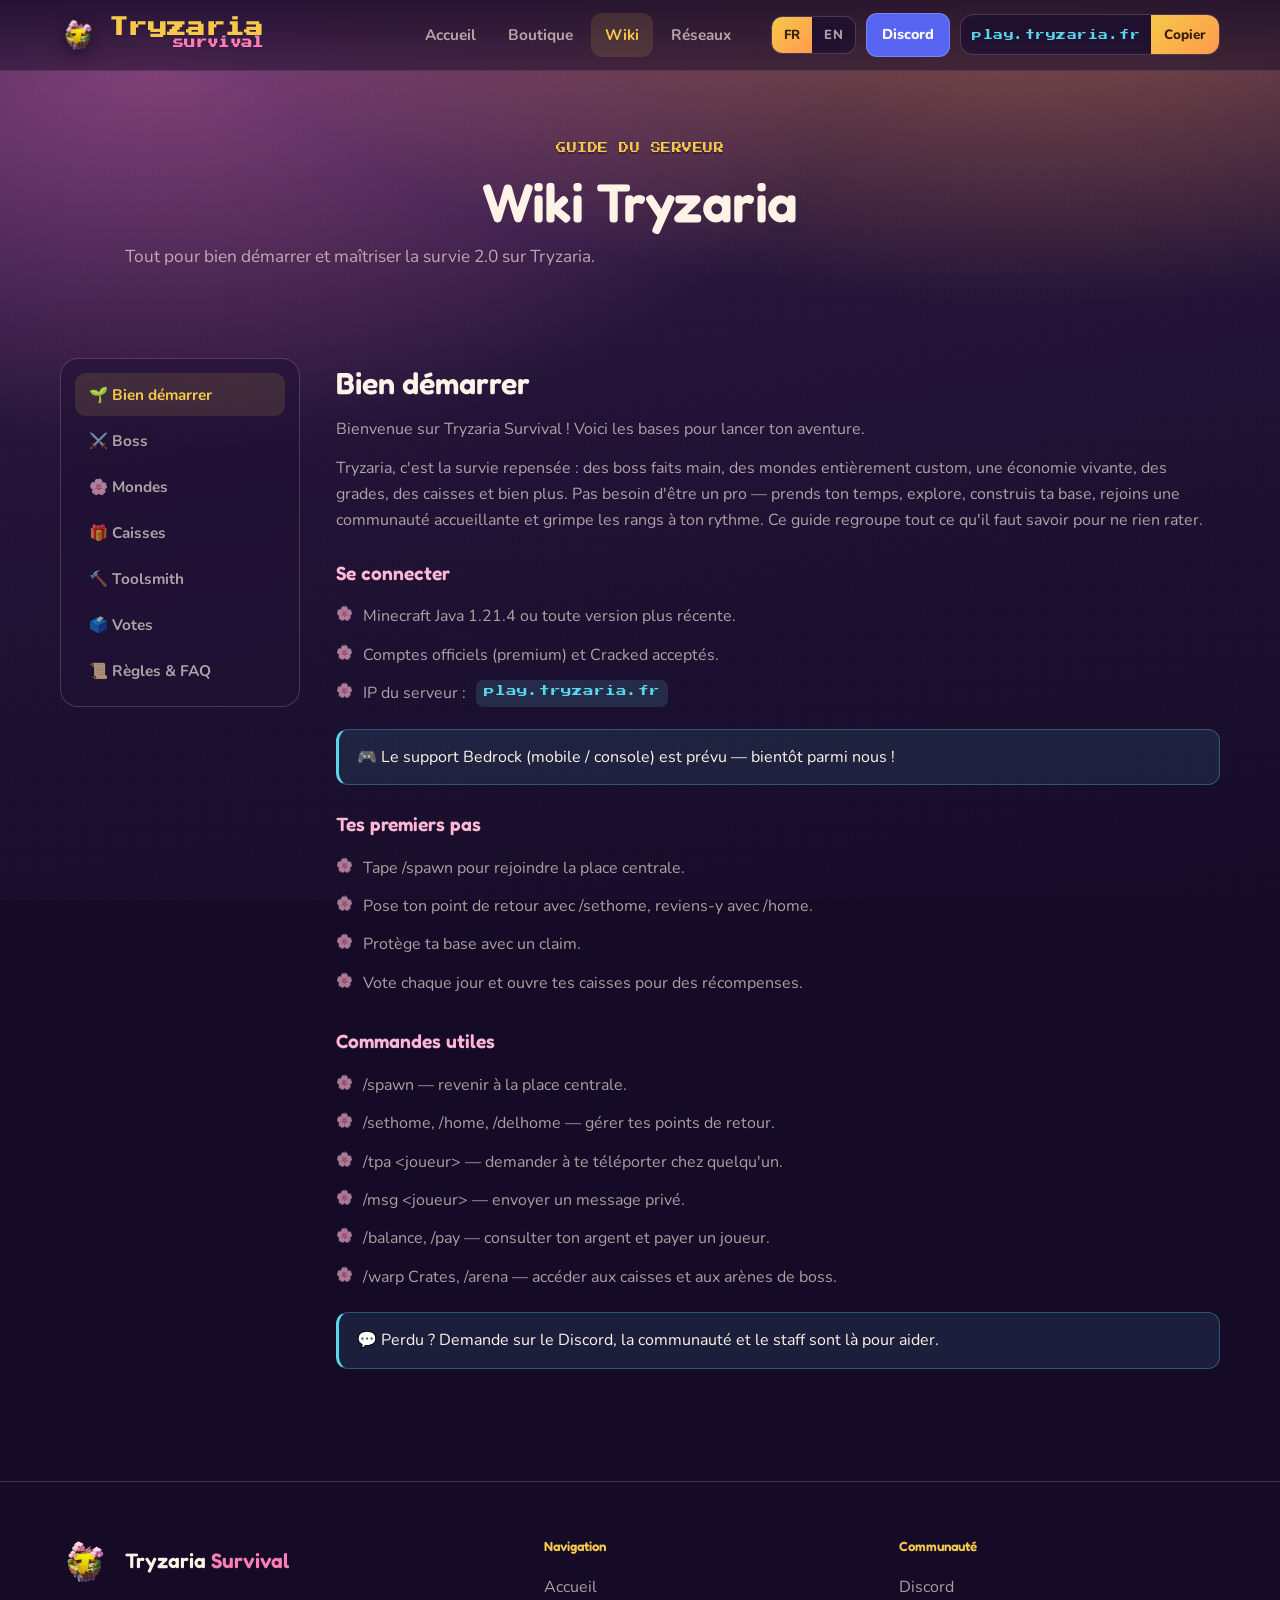
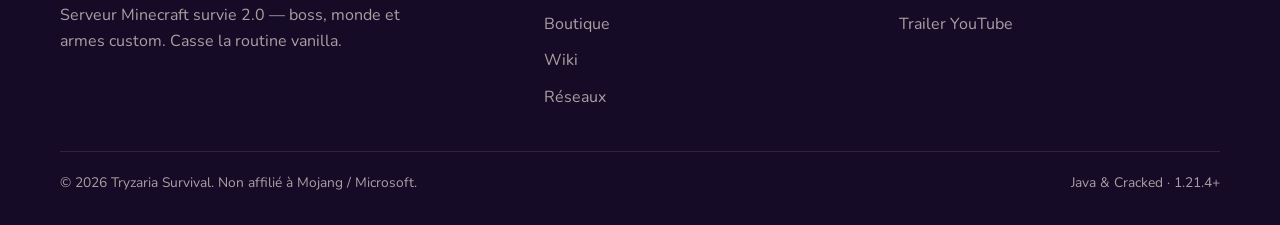
<file: wiki.html>
<!DOCTYPE html>
<html lang="fr">
<head>
<meta charset="UTF-8" />
<meta name="viewport" content="width=device-width, initial-scale=1" />
<title data-i18n="title_wiki">Wiki — Boss, mondes, caisses &amp; FAQ | Tryzaria Survival</title>
<meta name="description" content="Le wiki Tryzaria Survival : bien démarrer, boss custom, mondes, caisses, toolsmith, votes, règles et FAQ." />
<meta name="robots" content="index, follow" />
<link rel="canonical" href="https://tryzaria.fr/wiki.html" />
<meta name="theme-color" content="#241439" />
<link rel="icon" type="image/png" href="assets/img/favicon.png" />
<link rel="preconnect" href="https://fonts.googleapis.com" />
<link rel="preconnect" href="https://fonts.gstatic.com" crossorigin />
<link href="https://fonts.googleapis.com/css2?family=Fredoka:wght@400;500;600;700&family=Nunito:wght@400;600;700;800&family=Press+Start+2P&display=swap" rel="stylesheet" />
<link rel="stylesheet" href="assets/css/style.css" />

<!-- Open Graph / réseaux sociaux -->
<meta property="og:type" content="website" />
<meta property="og:site_name" content="Tryzaria Survival" />
<meta property="og:locale" content="fr_FR" />
<meta property="og:title" content="Wiki — Boss, mondes, caisses & FAQ | Tryzaria Survival" />
<meta property="og:description" content="Bien démarrer, boss custom, mondes, caisses, toolsmith, votes, règles et FAQ." />
<meta property="og:url" content="https://tryzaria.fr/wiki.html" />
<meta property="og:image" content="https://tryzaria.fr/assets/img/banner.jpg" />
<meta name="twitter:card" content="summary_large_image" />
<meta name="twitter:title" content="Wiki — Boss, mondes, caisses & FAQ | Tryzaria Survival" />
<meta name="twitter:description" content="Bien démarrer, boss custom, mondes, caisses, toolsmith, votes, règles et FAQ." />
<meta name="twitter:image" content="https://tryzaria.fr/assets/img/banner.jpg" />

<!-- FAQPage — reprend les questions/réponses visibles plus bas (section Règles & FAQ) -->
<script type="application/ld+json">
{
  "@context": "https://schema.org",
  "@type": "FAQPage",
  "mainEntity": [
    {
      "@type": "Question",
      "name": "Le serveur est-il accessible en Cracked ?",
      "acceptedAnswer": { "@type": "Answer", "text": "Oui — Java officiel et Cracked sont acceptés, même IP : play.tryzaria.fr." }
    },
    {
      "@type": "Question",
      "name": "Quelle version utiliser ?",
      "acceptedAnswer": { "@type": "Answer", "text": "Minecraft Java 1.21.4 ou plus récent." }
    },
    {
      "@type": "Question",
      "name": "Comment signaler un bug ou un joueur ?",
      "acceptedAnswer": { "@type": "Answer", "text": "Via notre Discord — ouvre un ticket au staff." }
    }
  ]
}
</script>
<style>
  /* Boss */
  .boss-grid{display:grid;grid-template-columns:repeat(auto-fill,minmax(238px,1fr));gap:16px;margin-top:16px}
  .boss-card{--el:#888;background:var(--glass);border:1px solid var(--glass-brd);border-left:4px solid var(--el);
    border-radius:14px;padding:16px 18px;transition:transform .15s var(--ease),box-shadow .15s}
  .boss-card:hover{transform:translateY(-4px);box-shadow:0 16px 36px -18px rgba(0,0,0,.7)}
  .boss-card .el{display:inline-block;font-size:.7rem;font-weight:800;text-transform:uppercase;letter-spacing:.05em;
    color:var(--el);border:1px solid var(--el);border-radius:999px;padding:2px 10px;margin-bottom:8px}
  .boss-card h4{font-family:"Fredoka";font-size:1.2rem;color:var(--cream);margin-bottom:5px}
  .boss-card p{color:var(--muted);font-size:.92rem;margin:0}
  /* Caisses */
  .crate-grid{display:grid;grid-template-columns:repeat(auto-fill,minmax(146px,1fr));gap:14px;margin-top:16px}
  .crate-card{background:var(--glass);border:1px solid var(--glass-brd);border-radius:14px;padding:16px 10px;text-align:center;
    transition:transform .15s var(--ease)}
  .crate-card:hover{transform:translateY(-4px)}
  .crate-card img{width:74px;height:74px;object-fit:contain;margin:0 auto 8px;filter:drop-shadow(0 6px 12px rgba(0,0,0,.5))}
  .crate-card b{font-family:"Fredoka";color:var(--cream);font-size:1rem}
  .crate-card span{display:block;font-size:.74rem;color:var(--muted);margin-top:2px}
  /* Toolsmith */
  .ts-figs{display:grid;grid-template-columns:repeat(auto-fit,minmax(250px,1fr));gap:16px;margin-top:16px}
  .ts-fig{background:var(--glass);border:1px solid var(--glass-brd);border-radius:14px;padding:10px}
  .ts-fig img{width:100%;border-radius:10px;display:block;max-height:340px;object-fit:cover}
  .ts-fig figcaption{color:var(--muted);font-size:.86rem;margin-top:8px;text-align:center}
  /* Votes */
  .vote-list{display:grid;gap:12px;margin-top:16px}
  .vote-row{display:flex;align-items:center;justify-content:space-between;gap:12px;flex-wrap:wrap;
    background:var(--glass);border:1px solid var(--glass-brd);border-radius:14px;padding:14px 18px}
  .vote-row b{font-family:"Fredoka";color:var(--cream);font-size:1.05rem}
  .vote-row span{display:block;color:var(--muted);font-size:.86rem}
  /* Mondes : carte Arène pleine largeur */
  .world-card--wide{grid-column:1/-1}
</style>
</head>
<body>
<div class="sky" aria-hidden="true"></div>
<div class="petals" aria-hidden="true"></div>

<header class="hdr">
  <div class="wrap hdr__in">
    <a class="brand" href="index.html" aria-label="Tryzaria Survival">
      <img src="assets/img/logo.png" alt="" />
      <span style="display:flex;flex-direction:column;line-height:1"><b style="font-size:1.2rem">Tryzaria</b><span>survival</span></span>
    </a>
    <nav class="nav" aria-label="Navigation">
      <a href="index.html" data-i18n="nav_home">Accueil</a>
      <a href="boutique.html" data-i18n="nav_shop">Boutique</a>
      <a href="wiki.html" class="is-active" data-i18n="nav_wiki">Wiki</a>
      <a href="reseaux.html" data-i18n="nav_social">Réseaux</a>
    </nav>
    <div class="nav-tools">
      <div class="lang-toggle" role="group" aria-label="Langue / Language"><button data-lang="fr">FR</button><button data-lang="en">EN</button></div>
      <a class="btn btn-discord btn-sm" href="https://dsc.gg/tryzaria" target="_blank" rel="noopener" data-i18n="btn_discord">Discord</a>
      <div class="ip ip--header"><span class="ip__code">play.tryzaria.fr</span><button class="ip__btn" data-copy-ip data-i18n="btn_copy">Copier</button></div>
    </div>
    <button class="burger" aria-label="Menu" aria-expanded="false"><span></span><span></span><span></span></button>
  </div>
</header>

<section class="page-hero">
  <div class="wrap">
    <span class="eyebrow" data-i18n="wiki_eyebrow">Guide du serveur</span>
    <h1 class="h-section" data-i18n="wiki_title">Wiki Tryzaria</h1>
    <p class="lead center" style="margin-top:12px" data-i18n="wiki_sub">Tout pour bien démarrer et maîtriser la survie 2.0 sur Tryzaria.</p>
  </div>
</section>

<section class="section section--tight">
  <div class="wrap wiki">
    <nav class="wiki-nav" aria-label="Sections du wiki">
      <button class="is-active" data-panel="start" data-i18n="wk_start">🌱 Bien démarrer</button>
      <button data-panel="boss" data-i18n="wk_boss">⚔️ Boss</button>
      <button data-panel="worlds" data-i18n="wk_worlds">🌸 Mondes</button>
      <button data-panel="crates" data-i18n="wk_crates">🎁 Caisses</button>
      <button data-panel="toolsmith" data-i18n="wk_toolsmith">🔨 Toolsmith</button>
      <button data-panel="votes" data-i18n="wk_votes">🗳️ Votes</button>
      <button data-panel="rules" data-i18n="wk_rules">📜 Règles &amp; FAQ</button>
    </nav>
    <div>

      <!-- BIEN DÉMARRER -->
      <article class="wiki-panel is-active" id="start">
        <h2 data-i18n="w_start_h">Bien démarrer</h2>
        <p data-i18n="w_start_p">Bienvenue sur Tryzaria Survival ! Voici les bases pour lancer ton aventure.</p>
        <p data-i18n="w_start_p2">Tryzaria, c'est la survie repensée : des boss faits main, des mondes entièrement custom, une économie vivante, des grades, des caisses et bien plus. Pas besoin d'être un pro — prends ton temps, explore, construis ta base, rejoins une communauté accueillante et grimpe les rangs à ton rythme. Ce guide regroupe tout ce qu'il faut savoir pour ne rien rater.</p>
        <h3 data-i18n="w_connect_h">Se connecter</h3>
        <ul class="dot">
          <li data-i18n="w_connect1">Minecraft <strong>Java 1.21.4</strong> ou toute version plus récente.</li>
          <li data-i18n="w_connect2">Comptes officiels (premium) <strong>et</strong> Cracked acceptés.</li>
          <li><span data-i18n="w_connect_ip">IP du serveur :</span> <code style="font-family:'Press Start 2P';font-size:.66rem;color:var(--diamond);background:rgba(90,215,234,.14);padding:2px 8px;border-radius:7px">play.tryzaria.fr</code></li>
        </ul>
        <div class="wiki-tip" data-i18n="w_bedrock_tip">🎮 Le support Bedrock (mobile / console) est prévu — bientôt parmi nous !</div>
        <h3 data-i18n="w_steps_h">Tes premiers pas</h3>
        <ul class="dot">
          <li data-i18n="w_step1">Tape /spawn pour rejoindre la place centrale.</li>
          <li data-i18n="w_step2">Pose ton point de retour avec /sethome, reviens-y avec /home.</li>
          <li data-i18n="w_step3">Protège ta base avec un claim.</li>
          <li data-i18n="w_step4">Vote chaque jour et ouvre tes caisses pour des récompenses.</li>
        </ul>
        <h3 data-i18n="w_cmds_h">Commandes utiles</h3>
        <ul class="dot">
          <li data-i18n="w_cmd1">/spawn — revenir à la place centrale.</li>
          <li data-i18n="w_cmd2">/sethome, /home, /delhome — gérer tes points de retour.</li>
          <li data-i18n="w_cmd3">/tpa &lt;joueur&gt; — demander à te téléporter chez quelqu'un.</li>
          <li data-i18n="w_cmd4">/msg &lt;joueur&gt; — envoyer un message privé.</li>
          <li data-i18n="w_cmd5">/balance, /pay — consulter ton argent et payer un joueur.</li>
          <li data-i18n="w_cmd6">/warp Crates, /arena — accéder aux caisses et aux arènes de boss.</li>
        </ul>
        <div class="wiki-tip" data-i18n="w_start_tip">💬 Perdu ? Demande sur le Discord, la communauté et le staff sont là pour aider.</div>
      </article>

      <!-- BOSS -->
      <article class="wiki-panel" id="boss">
        <h2 data-i18n="w_boss_h">Boss custom</h2>
        <p data-i18n="w_boss_p">Cinq créatures faites main, chacune avec ses mécaniques, ses attaques et son loot légendaire. Elles apparaissent dans les arènes — viens préparé.</p>
        <img src="assets/img/boss/roster.jpg" alt="Les boss de Tryzaria" loading="lazy" style="width:100%;border-radius:14px;margin:8px 0 6px" />
        <p data-i18n="w_boss_p2">Oublie les zombies qui traînent : ici, chaque boss a son thème, ses phases de combat et ses attaques signature. Certains invoquent des renforts, d'autres frappent en zone ou se soignent — apprends leurs patterns pour ne pas finir au cimetière. Le butin est à la hauteur du défi : équipements rares, ressources précieuses et clés de caisses parmi les plus convoitées du serveur.</p>
        <h3 data-i18n="w_boss_list_h">Le bestiaire</h3>
        <div class="boss-grid">
          <div class="boss-card" style="--el:#86c544"><span class="el" data-i18n="w_b1_e">Forêt</span><h4 data-i18n="w_b1_n">Colosse Sylvestre</h4><p data-i18n="w_b1_d">Un titan de bois et de pierre, gardien des profondeurs de la forêt.</p></div>
          <div class="boss-card" style="--el:#9b6cff"><span class="el" data-i18n="w_b2_e">Ancien</span><h4 data-i18n="w_b2_n">Gardien Ancestral</h4><p data-i18n="w_b2_d">Une entité oubliée aux pouvoirs anciens, réveillée par les imprudents.</p></div>
          <div class="boss-card" style="--el:#46d6e6"><span class="el" data-i18n="w_b3_e">Abysses</span><h4 data-i18n="w_b3_n">Le Veilleur</h4><p data-i18n="w_b3_d">Tapi dans les ténèbres, il te traque au moindre bruit. Le combat le plus intense.</p></div>
          <div class="boss-card" style="--el:#e0554d"><span class="el" data-i18n="w_b4_e">Brute</span><h4 data-i18n="w_b4_n">Minotaure</h4><p data-i18n="w_b4_d">Une force brutale qui charge sans relâche dans son labyrinthe.</p></div>
          <div class="boss-card" style="--el:#ff7a3d"><span class="el" data-i18n="w_b5_e">Feu</span><h4 data-i18n="w_b5_n">Drake Ardent</h4><p data-i18n="w_b5_d">Un dragon cracheur de flammes terré au fond des donjons.</p></div>
        </div>
        <div class="wiki-tip" data-i18n="w_boss_tip">⚔️ Prépare ton stuff et viens en groupe — certains boss ne se battent pas en solo.</div>
        <h3 data-i18n="w_boss_loot_h">Récompenses</h3>
        <p data-i18n="w_boss_loot_p">Vaincre un boss garantit un butin, mais les pièces les plus rares (skins d'outils, équipements signature, grosses clés) tombent selon la chance — réessaie pour compléter ta collection. Plus le boss est redoutable, meilleur est le loot. Affronte-les régulièrement : ils réapparaissent dans les arènes après un temps de repos.</p>
      </article>

      <!-- MONDES -->
      <article class="wiki-panel" id="worlds">
        <h2 data-i18n="w_worlds_h">Mondes</h2>
        <p data-i18n="w_worlds_p">Overworld, Nether et End entièrement retravaillés — plus un monde Arène dédié aux boss.</p>
        <p data-i18n="w_worlds_p2">Chaque dimension a sa propre ambiance et ses défis : biomes revisités, structures custom, donjons et coins secrets à découvrir. Que tu sois explorateur, bâtisseur ou chasseur de boss, il y a toujours une nouvelle zone à conquérir. Pense à poser des homes dans tes spots préférés pour y revenir vite.</p>
        <div class="worlds-grid">
          <article class="world-card" style="--w:#5fae3a">
            <img src="assets/img/worlds/overworld.jpg" alt="Overworld custom" loading="lazy" />
            <div class="world-card__body"><span class="world-tag">Overworld</span>
              <h3 data-i18n="w_over_n">Un Overworld vivant</h3>
              <p data-i18n="w_over_d">Des biomes retravaillés, une flore et une faune custom, des paysages à couper le souffle.</p></div>
          </article>
          <article class="world-card" style="--w:#b13ad0">
            <img src="assets/img/worlds/nether.jpg" alt="Nether custom" loading="lazy" />
            <div class="world-card__body"><span class="world-tag">Nether</span>
              <h3 data-i18n="w_nether_n">Un Nether sous tension</h3>
              <p data-i18n="w_nether_d">Des cavernes hostiles aux teintes pourpres, entre lave, créatures et trésors.</p></div>
          </article>
          <article class="world-card" style="--w:#8b5cff">
            <img src="assets/img/worlds/end.jpg" alt="End custom" loading="lazy" />
            <div class="world-card__body"><span class="world-tag">End</span>
              <h3 data-i18n="w_end_n">Un End mystérieux</h3>
              <p data-i18n="w_end_d">Des îles flottantes, des cités oubliées et des secrets pour les plus braves.</p></div>
          </article>
          <article class="world-card world-card--wide" style="--w:#f6c94a">
            <img src="assets/img/wiki/arene.png" alt="Monde Arène" loading="lazy" />
            <div class="world-card__body"><span class="world-tag">Arène</span>
              <h3 data-i18n="w_arena_n">Le monde Arène</h3>
              <p data-i18n="w_arena_d" data-i18n-html>Six arènes différentes où les <a href="#" data-goto="boss" style="color:var(--gold);text-decoration:underline">boss</a> apparaissent aléatoirement. Rejoins-les avec la commande /arena.</p></div>
          </article>
        </div>
      </article>

      <!-- CAISSES -->
      <article class="wiki-panel" id="crates">
        <h2 data-i18n="w_crates_h">Caisses</h2>
        <p data-i18n="w_crates_p">Six caisses, de la plus commune à la plus rare et puissante. Récupère les clés en votant, en boutique ou lors d'events.</p>
        <div class="wiki-tip" data-i18n="w_crates_access">🧭 Accès : commande /warp Crates, ou le portail du Nether sur le spawn.</div>
        <p data-i18n="w_crates_p2">Chaque caisse possède sa propre table de loot : plus le palier est élevé, plus les récompenses sont rares et puissantes — cosmétiques, équipements, ressources, argent en jeu, et même la table Toolsmith dans la Légendaire. Approche-toi d'une caisse avec la bonne clé en inventaire, fais un clic droit, et tente ta chance. Les clés ne se périment pas : tu peux en accumuler avant de tout ouvrir d'un coup pour le plaisir.</p>
        <div class="crate-grid">
          <div class="crate-card"><img src="assets/img/shop/votecrate.png" alt="" loading="lazy" /><b data-i18n="w_c_vote">Vote</b><span data-i18n="w_c_vote_t">Palier 1</span></div>
          <div class="crate-card"><img src="assets/img/shop/rarecommon.png" alt="" loading="lazy" /><b data-i18n="w_c_common">Commune</b><span data-i18n="w_c_common_t">Palier 2</span></div>
          <div class="crate-card"><img src="assets/img/shop/rarecrate.png" alt="" loading="lazy" /><b data-i18n="w_c_rare">Rare</b><span data-i18n="w_c_rare_t">Palier 3</span></div>
          <div class="crate-card"><img src="assets/img/shop/epiccrate.png" alt="" loading="lazy" /><b data-i18n="w_c_epic">Épique</b><span data-i18n="w_c_epic_t">Palier 4</span></div>
          <div class="crate-card"><img src="assets/img/shop/legendarycrate.png" alt="" loading="lazy" /><b data-i18n="w_c_legend">Légendaire</b><span data-i18n="w_c_legend_t">Palier 5</span></div>
          <div class="crate-card"><img src="assets/img/shop/bosscrate.png" alt="" loading="lazy" /><b data-i18n="w_c_boss">Boss</b><span data-i18n="w_c_boss_t">Palier 6</span></div>
        </div>
      </article>

      <!-- TOOLSMITH -->
      <article class="wiki-panel" id="toolsmith">
        <h2 data-i18n="w_ts_h">Toolsmith — personnalise tes outils</h2>
        <p data-i18n="w_ts_p">Tryzaria ajoute une table spéciale qui change l'apparence (la texture) de tes outils, sans toucher à leurs statistiques.</p>
        <p data-i18n="w_ts_p2">Cette table s'obtient dans la caisse <strong>Légendaire</strong>.</p>
        <p data-i18n="w_ts_p3">L'idée : garder la puissance de ton stuff tout en lui donnant un style unique. Une pioche en netherite peut ressembler à tout autre chose, sans perdre ses enchantements ni sa durabilité. C'est purement cosmétique — parfait pour te démarquer en jeu.</p>
        <h3 data-i18n="w_ts_steps_h">Comment l'utiliser</h3>
        <ul class="dot">
          <li data-i18n="w_ts_step1">Récupère la table Toolsmith dans une caisse Légendaire, puis pose-la.</li>
          <li data-i18n="w_ts_step2">Fais un clic droit sur la table pour ouvrir l'interface.</li>
          <li data-i18n="w_ts_step3">Place ton outil, choisis l'apparence voulue, valide — c'est appliqué !</li>
        </ul>
        <div class="ts-figs">
          <figure class="ts-fig"><img src="assets/img/wiki/screentoolsmith.png" alt="Table Toolsmith en jeu" loading="lazy" /><figcaption data-i18n="w_ts_cap1">La table Toolsmith en jeu.</figcaption></figure>
          <figure class="ts-fig"><img src="assets/img/wiki/imagecommentfaire.png" alt="Comment utiliser la table" loading="lazy" /><figcaption data-i18n="w_ts_cap2">Comment l'utiliser, étape par étape.</figcaption></figure>
        </div>
      </article>

      <!-- VOTES -->
      <article class="wiki-panel" id="votes">
        <h2 data-i18n="w_votes_h">Votes</h2>
        <p data-i18n="w_votes_p">Vote pour Tryzaria et gagne 1 clé de Vote par vote. Trois sites = jusqu'à 3 clés par jour.</p>
        <p data-i18n="w_votes_p2">Voter, c'est gratuit et ça prend 30 secondes : tu entres ton pseudo sur le site, tu valides, et ta clé arrive en jeu. C'est le meilleur moyen de soutenir le serveur — chaque vote le fait grimper dans les classements et attire de nouveaux joueurs. Pense à voter tous les jours sur les 3 sites pour maximiser tes clés.</p>
        <div class="vote-list">
          <div class="vote-row"><span><b>ServeursMinecraft.org</b><span data-i18n="w_vote1">Le top des serveurs FR.</span></span><a class="btn btn-gold btn-sm" href="https://www.serveursminecraft.org/serveur/7635" target="_blank" rel="noopener" data-i18n="w_vote_btn">🗳️ Voter</a></div>
          <div class="vote-row"><span><b>Serveur-Minecraft-Vote.fr</b><span data-i18n="w_vote2">Page de vote dédiée à Tryzaria.</span></span><a class="btn btn-gold btn-sm" href="https://serveur-minecraft-vote.fr/serveurs/tryzaria.2499/vote" target="_blank" rel="noopener" data-i18n="w_vote_btn">🗳️ Voter</a></div>
          <div class="vote-row"><span><b>Serveur-Minecraft.com</b><span data-i18n="w_vote3">Encore un vote, encore de la visibilité.</span></span><a class="btn btn-gold btn-sm" href="https://serveur-minecraft.com/5587" target="_blank" rel="noopener" data-i18n="w_vote_btn">🗳️ Voter</a></div>
        </div>
        <div class="wiki-tip" data-i18n="w_votes_tip">🗳️ Les clés de Vote ouvrent la caisse Vote.</div>
      </article>

      <!-- RÈGLES & FAQ -->
      <article class="wiki-panel" id="rules">
        <h2 data-i18n="w_rules_h">Règles &amp; FAQ</h2>
        <p data-i18n="w_rules_intro">Tryzaria se veut accueillant pour tout le monde. Ces quelques règles garantissent une bonne ambiance pour tous — les enfreindre peut mener à un avertissement, un mute ou un ban selon la gravité. En jouant sur le serveur, tu acceptes de les respecter.</p>
        <h3 data-i18n="w_rules_sub">Règles du serveur</h3>
        <ul class="dot">
          <li data-i18n="w_rule1">Sois respectueux et garde le chat convenable (family friendly).</li>
          <li data-i18n="w_rule2">Aucun harcèlement ni attaque verbale envers un autre joueur.</li>
          <li data-i18n="w_rule3">Pas de spam, de pub, de MAJUSCULES abusives ni de messages répétés.</li>
          <li data-i18n="w_rule4">Le hack ou toute forme de triche entraîne un ban.</li>
          <li data-i18n="w_rule5">Exploiter un bug de duplication est interdit — tu DOIS prévenir un admin.</li>
          <li data-i18n="w_rule6">Les lag machines (destinées à créer du lag) sont supprimées et entraînent un ban définitif.</li>
          <li data-i18n="w_rule7">Ne mendie ni grade ni argent auprès des autres joueurs.</li>
        </ul>
        <div class="wiki-tip" data-i18n="w_rules_end">😄 Bon jeu sur Tryzaria !</div>
        <h3 data-i18n="w_faq">FAQ</h3>
        <h3 style="font-size:1.05rem;color:var(--cream)" data-i18n="w_faq1_q">Le serveur est-il accessible en Cracked ?</h3>
        <p data-i18n="w_faq1_a">Oui — Java officiel et Cracked sont acceptés, même IP : play.tryzaria.fr.</p>
        <h3 style="font-size:1.05rem;color:var(--cream)" data-i18n="w_faq2_q">Quelle version utiliser ?</h3>
        <p data-i18n="w_faq2_a">Minecraft Java 1.21.4 ou plus récent.</p>
        <h3 style="font-size:1.05rem;color:var(--cream)" data-i18n="w_faq3_q">Comment signaler un bug ou un joueur ?</h3>
        <p data-i18n="w_faq3_a">Via notre Discord — ouvre un ticket au staff.</p>
      </article>

    </div>
  </div>
</section>

<footer class="ftr">
  <div class="wrap">
    <div class="ftr__grid">
      <div><div class="ftr__brand"><img src="assets/img/logo.png" alt="" /><b>Tryzaria <span style="color:var(--sakura)">Survival</span></b></div>
        <p style="color:var(--muted);max-width:34ch" data-i18n="ftr_tagline">Serveur Minecraft survie 2.0 — boss, monde et armes custom. Casse la routine vanilla.</p></div>
      <div><h5 data-i18n="ftr_nav">Navigation</h5><a href="index.html" data-i18n="nav_home">Accueil</a><a href="boutique.html" data-i18n="nav_shop">Boutique</a><a href="wiki.html" data-i18n="nav_wiki">Wiki</a><a href="reseaux.html" data-i18n="nav_social">Réseaux</a></div>
      <div><h5 data-i18n="ftr_com">Communauté</h5><a href="https://dsc.gg/tryzaria" target="_blank" rel="noopener" data-i18n="btn_discord">Discord</a><a href="https://youtu.be/1xoir0Ie6Uo" target="_blank" rel="noopener" data-i18n="ftr_trailer">Trailer YouTube</a></div>
    </div>
    <div class="ftr__bottom"><span data-i18n="ftr_rights">© 2026 Tryzaria Survival. Non affilié à Mojang / Microsoft.</span><span>Java &amp; Cracked · 1.21.4+</span></div>
  </div>
</footer>
<script src="assets/js/i18n.js"></script>
<script src="assets/js/main.js"></script>
<script>
/* Traductions du wiki injectées dans le dico i18n existant (FR + EN). */
(function () {
  if (!window.TryzariaI18n) return;
  var FR = {
    nav_social: "Réseaux",
    wk_start: "🌱 Bien démarrer", wk_boss: "⚔️ Boss", wk_worlds: "🌸 Mondes",
    wk_crates: "🎁 Caisses", wk_toolsmith: "🔨 Toolsmith", wk_votes: "🗳️ Votes", wk_rules: "📜 Règles & FAQ",
    wiki_eyebrow: "Guide du serveur", wiki_title: "Wiki Tryzaria",
    wiki_sub: "Tout pour bien démarrer et maîtriser la survie 2.0 sur Tryzaria.",
    w_start_h: "Bien démarrer", w_start_p: "Bienvenue sur Tryzaria Survival ! Voici les bases pour lancer ton aventure.",
    w_connect_h: "Se connecter",
    w_connect1: "Minecraft Java 1.21.4 ou toute version plus récente.",
    w_connect2: "Comptes officiels (premium) et Cracked acceptés.",
    w_connect_ip: "IP du serveur :",
    w_bedrock_tip: "🎮 Le support Bedrock (mobile / console) est prévu — bientôt parmi nous !",
    w_steps_h: "Tes premiers pas",
    w_step1: "Tape /spawn pour rejoindre la place centrale.",
    w_step2: "Pose ton point de retour avec /sethome, reviens-y avec /home.",
    w_step3: "Protège ta base avec un claim.",
    w_step4: "Vote chaque jour et ouvre tes caisses pour des récompenses.",
    w_boss_h: "Boss custom",
    w_boss_p: "Cinq créatures faites main, chacune avec ses mécaniques, ses attaques et son loot légendaire. Elles apparaissent dans les arènes — viens préparé.",
    w_b1_e: "Forêt", w_b1_n: "Colosse Sylvestre", w_b1_d: "Un titan de bois et de pierre, gardien des profondeurs de la forêt.",
    w_b2_e: "Ancien", w_b2_n: "Gardien Ancestral", w_b2_d: "Une entité oubliée aux pouvoirs anciens, réveillée par les imprudents.",
    w_b3_e: "Abysses", w_b3_n: "Le Veilleur", w_b3_d: "Tapi dans les ténèbres, il te traque au moindre bruit. Le combat le plus intense.",
    w_b4_e: "Brute", w_b4_n: "Minotaure", w_b4_d: "Une force brutale qui charge sans relâche dans son labyrinthe.",
    w_b5_e: "Feu", w_b5_n: "Drake Ardent", w_b5_d: "Un dragon cracheur de flammes terré au fond des donjons.",
    w_boss_tip: "⚔️ Prépare ton stuff et viens en groupe — certains boss ne se battent pas en solo.",
    w_worlds_h: "Mondes",
    w_worlds_p: "Overworld, Nether et End entièrement retravaillés — plus un monde Arène dédié aux boss.",
    w_over_n: "Un Overworld vivant", w_over_d: "Des biomes retravaillés, une flore et une faune custom, des paysages à couper le souffle.",
    w_nether_n: "Un Nether sous tension", w_nether_d: "Des cavernes hostiles aux teintes pourpres, entre lave, créatures et trésors.",
    w_end_n: "Un End mystérieux", w_end_d: "Des îles flottantes, des cités oubliées et des secrets pour les plus braves.",
    w_arena_n: "Le monde Arène",
    w_arena_d: 'Six arènes différentes où les <a href="#" data-goto="boss" style="color:var(--gold);text-decoration:underline">boss</a> apparaissent aléatoirement. Rejoins-les avec la commande /arena.',
    w_crates_h: "Caisses",
    w_crates_p: "Six caisses, de la plus commune à la plus rare et puissante. Récupère les clés en votant, en boutique ou lors d'events.",
    w_crates_access: "🧭 Accès : commande /warp Crates, ou le portail du Nether sur le spawn.",
    w_c_common: "Commune", w_c_common_t: "Palier 2", w_c_vote: "Vote", w_c_vote_t: "Palier 1",
    w_c_rare: "Rare", w_c_rare_t: "Palier 3", w_c_epic: "Épique", w_c_epic_t: "Palier 4",
    w_c_legend: "Légendaire", w_c_legend_t: "Palier 5", w_c_boss: "Boss", w_c_boss_t: "Palier 6",
    w_ts_h: "Toolsmith — personnalise tes outils",
    w_ts_p: "Tryzaria ajoute une table spéciale qui change l'apparence (la texture) de tes outils, sans toucher à leurs statistiques.",
    w_ts_p2: "Cette table s'obtient dans la caisse Légendaire.",
    w_ts_cap1: "La table Toolsmith en jeu.", w_ts_cap2: "Comment l'utiliser, étape par étape.",
    w_votes_h: "Votes",
    w_votes_p: "Vote pour Tryzaria et gagne 1 clé de Vote par vote. Trois sites = jusqu'à 3 clés par jour.",
    w_vote1: "Le top des serveurs FR.", w_vote2: "Page de vote dédiée à Tryzaria.", w_vote3: "Encore un vote, encore de la visibilité.",
    w_vote_btn: "🗳️ Voter", w_votes_tip: "🗳️ Les clés de Vote ouvrent la caisse Vote.",
    w_rules_h: "Règles & FAQ", w_rules_sub: "Règles du serveur",
    w_rule1: "Sois respectueux et garde le chat convenable (family friendly).",
    w_rule2: "Aucun harcèlement ni attaque verbale envers un autre joueur.",
    w_rule3: "Pas de spam, de pub, de MAJUSCULES abusives ni de messages répétés.",
    w_rule4: "Le hack ou toute forme de triche entraîne un ban.",
    w_rule5: "Exploiter un bug de duplication est interdit — tu DOIS prévenir un admin.",
    w_rule6: "Les lag machines (destinées à créer du lag) sont supprimées et entraînent un ban définitif.",
    w_rule7: "Ne mendie ni grade ni argent auprès des autres joueurs.",
    w_rules_end: "😄 Bon jeu sur Tryzaria !",
    w_faq: "FAQ",
    w_faq1_q: "Le serveur est-il accessible en Cracked ?", w_faq1_a: "Oui — Java officiel et Cracked sont acceptés, même IP : play.tryzaria.fr.",
    w_faq2_q: "Quelle version utiliser ?", w_faq2_a: "Minecraft Java 1.21.4 ou plus récent.",
    w_faq3_q: "Comment signaler un bug ou un joueur ?", w_faq3_a: "Via notre Discord — ouvre un ticket au staff.",
    w_boss_p2: "Oublie les zombies qui traînent : ici, chaque boss a son thème, ses phases de combat et ses attaques signature. Certains invoquent des renforts, d'autres frappent en zone ou se soignent — apprends leurs patterns pour ne pas finir au cimetière. Le butin est à la hauteur du défi : équipements rares, ressources précieuses et clés de caisses parmi les plus convoitées du serveur.",
    w_boss_list_h: "Le bestiaire",
    w_boss_loot_h: "Récompenses",
    w_boss_loot_p: "Vaincre un boss garantit un butin, mais les pièces les plus rares (skins d'outils, équipements signature, grosses clés) tombent selon la chance — réessaie pour compléter ta collection. Plus le boss est redoutable, meilleur est le loot. Affronte-les régulièrement : ils réapparaissent dans les arènes après un temps de repos.",
    w_start_p2: "Tryzaria, c'est la survie repensée : des boss faits main, des mondes entièrement custom, une économie vivante, des grades, des caisses et bien plus. Pas besoin d'être un pro — prends ton temps, explore, construis ta base, rejoins une communauté accueillante et grimpe les rangs à ton rythme. Ce guide regroupe tout ce qu'il faut savoir pour ne rien rater.",
    w_cmds_h: "Commandes utiles",
    w_cmd1: "/spawn — revenir à la place centrale.",
    w_cmd2: "/sethome, /home, /delhome — gérer tes points de retour.",
    w_cmd3: "/tpa <joueur> — demander à te téléporter chez quelqu'un.",
    w_cmd4: "/msg <joueur> — envoyer un message privé.",
    w_cmd5: "/balance, /pay — consulter ton argent et payer un joueur.",
    w_cmd6: "/warp Crates, /arena — accéder aux caisses et aux arènes de boss.",
    w_start_tip: "💬 Perdu ? Demande sur le Discord, la communauté et le staff sont là pour aider.",
    w_worlds_p2: "Chaque dimension a sa propre ambiance et ses défis : biomes revisités, structures custom, donjons et coins secrets à découvrir. Que tu sois explorateur, bâtisseur ou chasseur de boss, il y a toujours une nouvelle zone à conquérir. Pense à poser des homes dans tes spots préférés pour y revenir vite.",
    w_crates_p2: "Chaque caisse possède sa propre table de loot : plus le palier est élevé, plus les récompenses sont rares et puissantes — cosmétiques, équipements, ressources, argent en jeu, et même la table Toolsmith dans la Légendaire. Approche-toi d'une caisse avec la bonne clé en inventaire, fais un clic droit, et tente ta chance. Les clés ne se périment pas : tu peux en accumuler avant de tout ouvrir d'un coup.",
    w_ts_p3: "L'idée : garder la puissance de ton stuff tout en lui donnant un style unique. Une pioche en netherite peut ressembler à tout autre chose, sans perdre ses enchantements ni sa durabilité. C'est purement cosmétique — parfait pour te démarquer en jeu.",
    w_ts_steps_h: "Comment l'utiliser",
    w_ts_step1: "Récupère la table Toolsmith dans une caisse Légendaire, puis pose-la.",
    w_ts_step2: "Fais un clic droit sur la table pour ouvrir l'interface.",
    w_ts_step3: "Place ton outil, choisis l'apparence voulue, valide — c'est appliqué !",
    w_votes_p2: "Voter, c'est gratuit et ça prend 30 secondes : tu entres ton pseudo sur le site, tu valides, et ta clé arrive en jeu. C'est le meilleur moyen de soutenir le serveur — chaque vote le fait grimper dans les classements et attire de nouveaux joueurs. Pense à voter tous les jours sur les 3 sites pour maximiser tes clés.",
    w_rules_intro: "Tryzaria se veut accueillant pour tout le monde. Ces quelques règles garantissent une bonne ambiance pour tous — les enfreindre peut mener à un avertissement, un mute ou un ban selon la gravité. En jouant sur le serveur, tu acceptes de les respecter.",
  };
  var EN = {
    nav_social: "Socials",
    wk_start: "🌱 Getting started", wk_boss: "⚔️ Bosses", wk_worlds: "🌸 Worlds",
    wk_crates: "🎁 Crates", wk_toolsmith: "🔨 Toolsmith", wk_votes: "🗳️ Votes", wk_rules: "📜 Rules & FAQ",
    wiki_eyebrow: "Server guide", wiki_title: "Tryzaria Wiki",
    wiki_sub: "Everything to get started and master Survival 2.0 on Tryzaria.",
    w_start_h: "Getting started", w_start_p: "Welcome to Tryzaria Survival! Here are the basics to begin your adventure.",
    w_connect_h: "Connect",
    w_connect1: "Minecraft Java 1.21.4 or any newer version.",
    w_connect2: "Premium accounts and Cracked both accepted.",
    w_connect_ip: "Server IP:",
    w_bedrock_tip: "🎮 Bedrock support (mobile / console) is planned — coming soon!",
    w_steps_h: "Your first steps",
    w_step1: "Type /spawn to reach the central hub.",
    w_step2: "Set your return point with /sethome, come back with /home.",
    w_step3: "Protect your base with a claim.",
    w_step4: "Vote daily and open your crates for rewards.",
    w_boss_h: "Custom bosses",
    w_boss_p: "Five handcrafted creatures, each with its own mechanics, attacks and legendary loot. They spawn in the arenas — come prepared.",
    w_b1_e: "Forest", w_b1_n: "Sylvan Colossus", w_b1_d: "A titan of wood and stone, guardian of the forest depths.",
    w_b2_e: "Ancient", w_b2_n: "Ancestral Guardian", w_b2_d: "A forgotten entity with ancient powers, woken by the reckless.",
    w_b3_e: "Abyss", w_b3_n: "The Warden", w_b3_d: "Lurking in the dark, it hunts your faintest sound. The most intense fight.",
    w_b4_e: "Brute", w_b4_n: "Minotaur", w_b4_d: "Brute force charging endlessly through its labyrinth.",
    w_b5_e: "Fire", w_b5_n: "Ember Drake", w_b5_d: "A flame-spitting dragon holed up deep in the dungeons.",
    w_boss_tip: "⚔️ Gear up and bring friends — some bosses can't be beaten solo.",
    w_worlds_h: "Worlds",
    w_worlds_p: "Overworld, Nether and End fully reworked — plus an Arena world dedicated to bosses.",
    w_over_n: "A living Overworld", w_over_d: "Reworked biomes, custom flora and fauna, breathtaking landscapes.",
    w_nether_n: "A tense Nether", w_nether_d: "Hostile purple-tinted caverns, between lava, creatures and treasure.",
    w_end_n: "A mysterious End", w_end_d: "Floating islands, forgotten cities and secrets for the bravest.",
    w_arena_n: "The Arena world",
    w_arena_d: 'Six different arenas where the <a href="#" data-goto="boss" style="color:var(--gold);text-decoration:underline">bosses</a> spawn at random. Reach them with the /arena command.',
    w_crates_h: "Crates",
    w_crates_p: "Six crates, from the most common to the rarest and strongest. Get keys by voting, in the shop, or during events.",
    w_crates_access: "🧭 Access: /warp Crates command, or the Nether portal at spawn.",
    w_c_common: "Common", w_c_common_t: "Tier 2", w_c_vote: "Vote", w_c_vote_t: "Tier 1",
    w_c_rare: "Rare", w_c_rare_t: "Tier 3", w_c_epic: "Epic", w_c_epic_t: "Tier 4",
    w_c_legend: "Legendary", w_c_legend_t: "Tier 5", w_c_boss: "Boss", w_c_boss_t: "Tier 6",
    w_ts_h: "Toolsmith — customise your tools",
    w_ts_p: "Tryzaria adds a special table that changes the look (texture) of your tools, without touching their stats.",
    w_ts_p2: "This table is obtained from the Legendary crate.",
    w_ts_cap1: "The Toolsmith table in-game.", w_ts_cap2: "How to use it, step by step.",
    w_votes_h: "Votes",
    w_votes_p: "Vote for Tryzaria and earn 1 Vote key per vote. Three sites = up to 3 keys a day.",
    w_vote1: "Top FR server list.", w_vote2: "Dedicated Tryzaria vote page.", w_vote3: "One more vote, more visibility.",
    w_vote_btn: "🗳️ Vote", w_votes_tip: "🗳️ Vote keys open the Vote crate.",
    w_rules_h: "Rules & FAQ", w_rules_sub: "Server rules",
    w_rule1: "Be respectful and keep the chat family friendly.",
    w_rule2: "No harassment or verbal attacks on another player.",
    w_rule3: "No spam, advertising, excessive CAPS or repeated messages.",
    w_rule4: "Hacking or any form of cheating results in a ban.",
    w_rule5: "Exploiting duplication bugs is forbidden — you MUST tell an admin.",
    w_rule6: "Lag machines (meant to create lag) are removed and lead to a permanent ban.",
    w_rule7: "Don't beg for rank or money from other players.",
    w_rules_end: "😄 Have a great time on Tryzaria!",
    w_faq: "FAQ",
    w_faq1_q: "Is the server Cracked-friendly?", w_faq1_a: "Yes — premium Java and Cracked are both accepted, same IP: play.tryzaria.fr.",
    w_faq2_q: "Which version should I use?", w_faq2_a: "Minecraft Java 1.21.4 or newer.",
    w_faq3_q: "How do I report a bug or a player?", w_faq3_a: "Through our Discord — open a ticket to the staff.",
    w_boss_p2: "Forget the wandering zombies: here every boss has its theme, combat phases and signature attacks. Some summon reinforcements, others hit in an area or heal — learn their patterns so you don't end up at the graveyard. The loot matches the challenge: rare gear, precious resources and some of the most sought-after crate keys on the server.",
    w_boss_list_h: "The bestiary",
    w_boss_loot_h: "Rewards",
    w_boss_loot_p: "Beating a boss always drops loot, but the rarest pieces (tool skins, signature gear, big keys) drop based on luck — try again to complete your collection. The tougher the boss, the better the loot. Fight them regularly: they respawn in the arenas after a cooldown.",
    w_start_p2: "Tryzaria is survival reimagined: handcrafted bosses, fully custom worlds, a living economy, ranks, crates and much more. No need to be a pro — take your time, explore, build your base, join a friendly community and climb the ranks at your own pace. This guide gathers everything you need so you don't miss a thing.",
    w_cmds_h: "Useful commands",
    w_cmd1: "/spawn — return to the central hub.",
    w_cmd2: "/sethome, /home, /delhome — manage your return points.",
    w_cmd3: "/tpa <player> — request a teleport to someone.",
    w_cmd4: "/msg <player> — send a private message.",
    w_cmd5: "/balance, /pay — check your money and pay a player.",
    w_cmd6: "/warp Crates, /arena — reach the crates and boss arenas.",
    w_start_tip: "💬 Lost? Ask on Discord — the community and staff are here to help.",
    w_worlds_p2: "Each dimension has its own mood and challenges: revisited biomes, custom structures, dungeons and secret spots to discover. Whether you're an explorer, builder or boss hunter, there's always a new area to conquer. Set homes at your favourite spots to get back quickly.",
    w_crates_p2: "Each crate has its own loot table: the higher the tier, the rarer and more powerful the rewards — cosmetics, gear, resources, in-game money, and even the Toolsmith table in the Legendary one. Walk up to a crate with the right key in your inventory, right-click, and try your luck. Keys never expire: stack them up and open them all at once.",
    w_ts_p3: "The idea: keep your gear's power while giving it a unique style. A netherite pickaxe can look like something completely different, without losing its enchantments or durability. It's purely cosmetic — perfect to stand out in-game.",
    w_ts_steps_h: "How to use it",
    w_ts_step1: "Get the Toolsmith table from a Legendary crate, then place it.",
    w_ts_step2: "Right-click the table to open the interface.",
    w_ts_step3: "Place your tool, pick the look you want, confirm — done!",
    w_votes_p2: "Voting is free and takes 30 seconds: enter your username on the site, confirm, and your key arrives in-game. It's the best way to support the server — every vote pushes it up the rankings and brings in new players. Vote every day on all 3 sites to maximise your keys.",
    w_rules_intro: "Tryzaria aims to be welcoming for everyone. These few rules keep a good vibe for all — breaking them can lead to a warning, a mute or a ban depending on severity. By playing on the server, you agree to follow them.",
  };
  Object.assign(TryzariaI18n.T.fr, FR);
  Object.assign(TryzariaI18n.T.en, EN);
  var lang = "fr";
  try { var s = localStorage.getItem("tryz_lang"); if (s === "fr" || s === "en") lang = s; } catch (e) {}
  TryzariaI18n.apply(lang);
})();
</script>
</body>
</html>
</file>
<file: assets/css/style.css>
/* =========================================================
   TRYZARIA SURVIVAL — design system
   Golden-hour sakura : ciel violet -> rose -> orange,
   or du logo + bleu diamant, pétales qui tombent.
   ========================================================= */

/* ---------- Tokens ---------- */
:root{
  --dusk:#241439;          /* base nuit/crépuscule */
  --dusk-2:#160b27;        /* plus sombre (footer, cartes) */
  --plum:#4a2870;          /* violet mystique */
  --sakura:#ff7eb6;        /* rose cerisier */
  --sakura-soft:#ffb7d5;   /* pétales clairs */
  --sunset:#ff9a4d;        /* orange coucher de soleil */
  --ember:#ff6b3d;         /* braise lanternes */
  --gold:#f6c94a;          /* or du logo */
  --gold-deep:#c8941e;     /* contour or */
  --diamond:#5ad7ea;       /* bleu diamant (armure/épée) */
  --cream:#fff3e8;         /* texte clair */
  --muted:rgba(255,243,232,.64);
  --glass:rgba(31,18,52,.55);
  --glass-brd:rgba(255,183,213,.22);
  --maxw:1160px;
  --radius:18px;
  --radius-lg:26px;
  --ease:cubic-bezier(.22,.61,.36,1);
  --shadow:0 18px 50px -18px rgba(10,4,24,.8);
  --shadow-gold:0 14px 40px -12px rgba(246,201,74,.45);
}

/* ---------- Reset / base ---------- */
*{box-sizing:border-box;margin:0;padding:0}
html{scroll-behavior:smooth;-webkit-text-size-adjust:100%}
body{
  font-family:"Nunito",system-ui,sans-serif;
  color:var(--cream);
  background:var(--dusk-2);
  line-height:1.65;
  min-height:100vh;
  overflow-x:hidden;
  position:relative;
}
img{max-width:100%;display:block}
a{color:inherit;text-decoration:none}
ul{list-style:none}

/* ---------- Atmosphère (fond fixe) ---------- */
.sky{
  position:fixed;inset:0;z-index:-2;
  background:
    radial-gradient(120% 80% at 80% -10%, rgba(255,154,77,.55), transparent 55%),
    radial-gradient(90% 70% at 12% 8%, rgba(255,126,182,.40), transparent 60%),
    linear-gradient(170deg,#2c1850 0%,#241439 38%,#1a0f2e 70%,#160b27 100%);
}
.sky::after{ /* grain doux */
  content:"";position:absolute;inset:0;opacity:.05;
  background-image:radial-gradient(rgba(255,255,255,.6) 1px,transparent 1px);
  background-size:3px 3px;
}
.petals{position:fixed;inset:0;z-index:-1;pointer-events:none;overflow:hidden}
.petal{
  position:absolute;top:-8%;width:14px;height:14px;
  background:radial-gradient(circle at 35% 30%, var(--sakura-soft), var(--sakura) 70%);
  border-radius:60% 0 60% 0;
  opacity:.85;will-change:transform;
  animation:fall linear infinite;
}
@keyframes fall{
  0%{transform:translateY(-10vh) translateX(0) rotate(0deg)}
  100%{transform:translateY(112vh) translateX(60px) rotate(420deg)}
}

/* ---------- Utilitaires layout ---------- */
.wrap{width:min(100% - 40px,var(--maxw));margin-inline:auto}
.section{padding:88px 0}
.section--tight{padding:56px 0}
.eyebrow{
  font-family:"Press Start 2P",monospace;
  font-size:.62rem;letter-spacing:.5px;color:var(--gold);
  text-transform:uppercase;display:inline-block;margin-bottom:18px;
  text-shadow:0 2px 0 rgba(0,0,0,.35);
}
.h-section{
  font-family:"Fredoka",sans-serif;font-weight:600;
  font-size:clamp(1.9rem,4.5vw,3rem);line-height:1.05;
  letter-spacing:-.5px;
}
.lead{color:var(--muted);font-size:1.08rem;max-width:60ch}
.center{text-align:center}
.center .lead{margin-inline:auto}

/* ---------- Header ---------- */
.hdr{
  position:sticky;top:0;z-index:60;
  backdrop-filter:blur(14px);
  background:linear-gradient(180deg,rgba(22,11,39,.82),rgba(22,11,39,.5));
  border-bottom:1px solid var(--glass-brd);
}
.hdr__in{display:flex;align-items:center;gap:18px;height:70px}
.brand{display:flex;align-items:center;gap:11px;font-family:"Fredoka",sans-serif;
  font-weight:600;font-size:1.25rem;letter-spacing:.3px}
.brand img{width:38px;height:38px;filter:drop-shadow(0 4px 8px rgba(0,0,0,.5))}
.brand b{color:var(--gold)}
.brand span{color:var(--sakura);font-size:.7rem;font-family:"Press Start 2P",monospace;
  align-self:flex-end;margin-bottom:3px}

.nav{display:flex;align-items:center;gap:4px;margin-left:auto}
.nav a{
  padding:9px 14px;border-radius:11px;font-weight:700;font-size:.96rem;
  color:var(--muted);transition:.2s var(--ease);
}
.nav a:hover{color:var(--cream);background:rgba(255,183,213,.1)}
.nav a.is-active{color:var(--gold);background:rgba(246,201,74,.12)}

.nav-tools{display:flex;align-items:center;gap:10px;margin-left:8px}

.burger{
  display:none;margin-left:auto;width:44px;height:44px;border-radius:12px;
  border:1px solid var(--glass-brd);background:var(--glass);cursor:pointer;
  flex-direction:column;gap:5px;align-items:center;justify-content:center;
}
.burger span{width:20px;height:2px;background:var(--cream);border-radius:2px;transition:.25s}
.burger.is-open span:nth-child(1){transform:translateY(7px) rotate(45deg)}
.burger.is-open span:nth-child(2){opacity:0}
.burger.is-open span:nth-child(3){transform:translateY(-7px) rotate(-45deg)}

/* ---------- Boutons ---------- */
.btn{
  --bg:var(--glass);
  display:inline-flex;align-items:center;justify-content:center;gap:9px;
  padding:13px 22px;border-radius:13px;font-weight:800;font-size:.98rem;
  font-family:"Nunito",sans-serif;cursor:pointer;border:1px solid transparent;
  transition:transform .18s var(--ease),box-shadow .25s var(--ease),background .2s;
  white-space:nowrap;
}
.btn:active{transform:translateY(1px) scale(.99)}
.btn-gold{
  background:linear-gradient(135deg,var(--gold),var(--sunset));
  color:#3a1d05;box-shadow:var(--shadow-gold);
  border:1px solid rgba(255,255,255,.25);
}
.btn-gold:hover{transform:translateY(-2px);box-shadow:0 20px 48px -12px rgba(255,154,77,.6)}
.btn-ghost{background:var(--glass);border:1px solid var(--glass-brd);color:var(--cream)}
.btn-ghost:hover{border-color:var(--sakura);background:rgba(255,126,182,.12);transform:translateY(-2px)}
.btn-discord{background:#5865F2;color:#fff;border:1px solid rgba(255,255,255,.2)}
.btn-discord:hover{transform:translateY(-2px);box-shadow:0 16px 34px -14px rgba(88,101,242,.8)}
.btn-sm{padding:9px 15px;font-size:.9rem;border-radius:11px}

/* ---------- IP copy ---------- */
.ip{
  display:inline-flex;align-items:center;gap:0;border-radius:13px;overflow:hidden;
  border:1px solid var(--glass-brd);background:var(--glass);backdrop-filter:blur(8px);
}
.ip__code{
  font-family:"Press Start 2P",monospace;font-size:.74rem;color:var(--diamond);
  padding:0 16px;letter-spacing:.5px;
}
.ip__btn{
  background:linear-gradient(135deg,var(--gold),var(--sunset));color:#3a1d05;
  border:none;padding:13px 16px;font-weight:800;cursor:pointer;font-family:"Nunito";
  display:inline-flex;align-items:center;gap:7px;transition:.2s;
}
.ip__btn:hover{filter:brightness(1.07)}
.ip--header .ip__code{font-size:.62rem;padding:0 11px}
.ip--header .ip__btn{padding:10px 13px;font-size:.84rem}

/* ---------- Hero ---------- */
.hero{position:relative;padding:54px 0 64px;overflow:hidden}
.hero__grid{display:grid;grid-template-columns:1.05fr .95fr;gap:48px;align-items:center}
.hero__title{
  font-family:"Fredoka",sans-serif;font-weight:700;
  font-size:clamp(2.6rem,6.4vw,4.4rem);line-height:.98;letter-spacing:-1px;
  text-shadow:0 6px 0 rgba(0,0,0,.22);
}
.hero__title .g{color:var(--gold);text-shadow:0 4px 0 var(--gold-deep),0 8px 22px rgba(246,201,74,.4)}
.hero__sub{margin:20px 0 30px;font-size:1.16rem;color:var(--muted);max-width:46ch}
.hero__cta{display:flex;flex-wrap:wrap;gap:14px;align-items:center}
.hero__badges{display:flex;flex-wrap:wrap;gap:10px;margin-top:26px}
.badge{
  display:inline-flex;align-items:center;gap:7px;padding:7px 13px;border-radius:999px;
  font-size:.82rem;font-weight:800;background:rgba(90,215,234,.12);
  border:1px solid rgba(90,215,234,.3);color:var(--diamond);
}
.badge--pink{background:rgba(255,126,182,.12);border-color:rgba(255,126,182,.34);color:var(--sakura-soft)}
.badge--gold{background:rgba(246,201,74,.13);border-color:rgba(246,201,74,.35);color:var(--gold)}

.hero__art{position:relative}
.hero__art img{
  border-radius:var(--radius-lg);border:1px solid var(--glass-brd);
  box-shadow:var(--shadow);transform:rotate(1.2deg);
}
.hero__art::before{
  content:"";position:absolute;inset:-14px;border-radius:32px;z-index:-1;
  background:conic-gradient(from 120deg,var(--sakura),var(--sunset),var(--gold),var(--diamond),var(--sakura));
  filter:blur(38px);opacity:.5;
}
.hero__float{
  position:absolute;right:-18px;bottom:-26px;width:96px;
  filter:drop-shadow(0 12px 22px rgba(0,0,0,.55));
  animation:bob 4.5s ease-in-out infinite;
}
@keyframes bob{50%{transform:translateY(-12px) rotate(-4deg)}}

/* ---------- Piliers / features ---------- */
.grid-4{display:grid;grid-template-columns:repeat(4,1fr);gap:18px}
.grid-3{display:grid;grid-template-columns:repeat(3,1fr);gap:20px}
.grid-2{display:grid;grid-template-columns:repeat(2,1fr);gap:20px}
.card{
  background:var(--glass);border:1px solid var(--glass-brd);border-radius:var(--radius);
  padding:26px 24px;backdrop-filter:blur(8px);transition:.28s var(--ease);position:relative;overflow:hidden;
}
.card:hover{transform:translateY(-5px);border-color:var(--sakura);box-shadow:var(--shadow)}
.card__ico{
  width:52px;height:52px;border-radius:14px;display:grid;place-items:center;font-size:1.6rem;
  background:linear-gradient(135deg,rgba(246,201,74,.2),rgba(255,126,182,.18));
  border:1px solid var(--glass-brd);margin-bottom:16px;
}
.card h3{font-family:"Fredoka",sans-serif;font-weight:600;font-size:1.22rem;margin-bottom:7px}
.card p{color:var(--muted);font-size:.96rem}
.card__tag{
  position:absolute;top:14px;right:14px;font-family:"Press Start 2P",monospace;
  font-size:.5rem;color:var(--gold);opacity:.7;
}

/* ---------- Trailer ---------- */
.trailer{
  position:relative;border-radius:var(--radius-lg);overflow:hidden;
  border:1px solid var(--glass-brd);box-shadow:var(--shadow);aspect-ratio:16/9;background:#000;
}
.trailer iframe{position:absolute;inset:0;width:100%;height:100%;border:0}

/* ---------- Étapes rejoindre ---------- */
.steps{display:grid;grid-template-columns:repeat(3,1fr);gap:18px;counter-reset:s}
.step{
  background:var(--glass);border:1px solid var(--glass-brd);border-radius:var(--radius);
  padding:26px 22px 24px;position:relative;
}
.step::before{
  counter-increment:s;content:counter(s);
  font-family:"Press Start 2P",monospace;font-size:1rem;color:#3a1d05;
  width:42px;height:42px;border-radius:11px;display:grid;place-items:center;margin-bottom:14px;
  background:linear-gradient(135deg,var(--gold),var(--sunset));box-shadow:var(--shadow-gold);
}
.step h4{font-family:"Fredoka";font-weight:600;font-size:1.1rem;margin-bottom:6px}
.step p{color:var(--muted);font-size:.95rem}
.step code{background:rgba(90,215,234,.14);color:var(--diamond);padding:2px 8px;border-radius:7px;
  font-family:"Press Start 2P",monospace;font-size:.66rem}

/* ---------- Bandeau CTA ---------- */
.cta-band{
  border-radius:var(--radius-lg);padding:44px;display:flex;flex-wrap:wrap;gap:24px;
  align-items:center;justify-content:space-between;
  background:linear-gradient(120deg,rgba(255,126,182,.16),rgba(246,201,74,.14));
  border:1px solid var(--glass-brd);
}
.cta-band h3{font-family:"Fredoka";font-weight:600;font-size:clamp(1.5rem,3vw,2.1rem);max-width:20ch}
.cta-band p{color:var(--muted);margin-top:6px}

/* ---------- Page hero (sous-pages) ---------- */
.page-hero{padding:64px 0 30px;text-align:center}
.page-hero .h-section{font-size:clamp(2.2rem,5vw,3.4rem)}

/* ---------- Votes ---------- */
.vote-card{
  background:var(--glass);border:1px solid var(--glass-brd);border-radius:var(--radius);
  padding:26px 24px;display:flex;flex-direction:column;gap:14px;transition:.28s var(--ease);
}
.vote-card:hover{transform:translateY(-5px);border-color:var(--gold);box-shadow:var(--shadow)}
.vote-card__n{font-family:"Press Start 2P",monospace;font-size:.78rem;color:var(--gold)}
.vote-card h3{font-family:"Fredoka";font-weight:600;font-size:1.2rem}
.vote-card p{color:var(--muted);font-size:.94rem;flex:1}
.vote-card .btn{width:100%}

.reward{display:flex;gap:13px;align-items:flex-start;padding:16px 18px;border-radius:14px;
  background:var(--glass);border:1px solid var(--glass-brd)}
.reward .e{font-size:1.5rem;line-height:1}
.reward h4{font-family:"Fredoka";font-weight:600;font-size:1.02rem;margin-bottom:2px}
.reward p{color:var(--muted);font-size:.9rem}

/* ---------- Boutique vitrine ---------- */
.shop-note{
  display:inline-flex;align-items:center;gap:9px;padding:9px 16px;border-radius:999px;
  background:rgba(246,201,74,.12);border:1px solid rgba(246,201,74,.35);color:var(--gold);
  font-weight:800;font-size:.9rem;
}

/* ---------- Bandeau de réassurance (boutique) ---------- */
.trust-strip{
  display:grid;grid-template-columns:repeat(4,1fr);gap:14px;margin-bottom:38px;
}
.trust-item{
  display:flex;align-items:center;gap:12px;padding:16px 18px;border-radius:var(--radius);
  background:var(--glass);border:1px solid var(--glass-brd);backdrop-filter:blur(8px);
  transition:.25s var(--ease);
}
.trust-item:hover{transform:translateY(-3px);border-color:var(--gold);box-shadow:var(--shadow)}
.trust-item__ico{
  flex:none;width:38px;height:38px;display:grid;place-items:center;font-size:1.15rem;
  border-radius:11px;background:linear-gradient(135deg,rgba(246,201,74,.22),rgba(255,126,182,.16));
  border:1px solid var(--glass-brd);
}
.trust-item span:last-child{font-weight:700;font-size:.88rem;color:var(--cream);line-height:1.3}
@media(max-width:900px){.trust-strip{grid-template-columns:repeat(2,1fr)}}
@media(max-width:520px){.trust-strip{grid-template-columns:1fr}}
.rank{
  background:var(--glass);border:1px solid var(--glass-brd);border-radius:var(--radius-lg);
  padding:30px 26px;position:relative;overflow:hidden;transition:.28s var(--ease);
}
.rank:hover{transform:translateY(-6px);box-shadow:var(--shadow)}
.rank--feature{border-color:var(--gold);box-shadow:var(--shadow-gold)}
.rank__glow{position:absolute;inset:0;z-index:-1;opacity:.5;filter:blur(40px)}
.rank__name{font-family:"Fredoka";font-weight:600;font-size:1.5rem}
.rank__price{font-family:"Press Start 2P",monospace;font-size:1.1rem;color:var(--gold);margin:10px 0 18px}
.rank ul li{padding:7px 0;color:var(--muted);font-size:.95rem;display:flex;gap:9px;align-items:flex-start}
.rank ul li::before{content:"◆";color:var(--diamond);font-size:.7rem;margin-top:5px}
.rank .btn{width:100%;margin-top:20px;opacity:.7;cursor:not-allowed}
.soon-pill{position:absolute;top:18px;right:18px;font-family:"Press Start 2P",monospace;
  font-size:.5rem;color:#3a1d05;background:var(--gold);padding:6px 9px;border-radius:8px}

/* ---------- Wiki ---------- */
.wiki{display:grid;grid-template-columns:240px 1fr;gap:36px;align-items:start}
.wiki-nav{position:sticky;top:90px;background:var(--glass);border:1px solid var(--glass-brd);
  border-radius:var(--radius);padding:14px;display:flex;flex-direction:column;gap:3px}
.wiki-nav button{
  text-align:left;background:none;border:none;color:var(--muted);cursor:pointer;
  padding:11px 14px;border-radius:11px;font-family:"Nunito";font-weight:700;font-size:.96rem;transition:.2s;
}
.wiki-nav button:hover{color:var(--cream);background:rgba(255,183,213,.1)}
.wiki-nav button.is-active{color:var(--gold);background:rgba(246,201,74,.12)}
.wiki-panel{display:none;animation:fade .4s var(--ease)}
.wiki-panel.is-active{display:block}
@keyframes fade{from{opacity:0;transform:translateY(8px)}to{opacity:1;transform:none}}
.wiki-panel h2{font-family:"Fredoka";font-weight:600;font-size:1.9rem;margin-bottom:8px}
.wiki-panel h3{font-family:"Fredoka";font-weight:600;font-size:1.2rem;margin:24px 0 8px;color:var(--sakura-soft)}
.wiki-panel p{color:var(--muted);margin-bottom:12px}
.wiki-panel ul.dot li{padding:6px 0;color:var(--muted);display:flex;gap:10px}
.wiki-panel ul.dot li::before{content:"🌸";font-size:.85rem}
.wiki-tip{background:rgba(90,215,234,.1);border:1px solid rgba(90,215,234,.3);border-left:3px solid var(--diamond);
  padding:14px 18px;border-radius:12px;margin:16px 0;color:var(--cream)}
.placeholder{font-style:italic;opacity:.7}

/* ---------- Toast ---------- */
.toast{
  position:fixed;bottom:26px;left:50%;transform:translateX(-50%) translateY(140%);
  background:linear-gradient(135deg,var(--gold),var(--sunset));color:#3a1d05;
  padding:13px 22px;border-radius:13px;font-weight:800;box-shadow:var(--shadow-gold);
  z-index:200;display:flex;align-items:center;gap:9px;transition:transform .4s var(--ease);
}
.toast.show{transform:translateX(-50%) translateY(0)}

/* ---------- Footer ---------- */
.ftr{background:var(--dusk-2);border-top:1px solid var(--glass-brd);padding:54px 0 30px;margin-top:40px}
.ftr__grid{display:grid;grid-template-columns:1.4fr 1fr 1fr;gap:34px}
.ftr__brand{display:flex;gap:13px;align-items:center;margin-bottom:14px}
.ftr__brand img{width:52px;height:52px}
.ftr__brand b{font-family:"Fredoka";font-weight:600;font-size:1.3rem}
.ftr h5{font-family:"Fredoka";font-weight:600;margin-bottom:12px;color:var(--gold)}
.ftr a{color:var(--muted);display:block;padding:5px 0;transition:.2s}
.ftr a:hover{color:var(--sakura-soft)}
.ftr__bottom{margin-top:36px;padding-top:20px;border-top:1px solid rgba(255,183,213,.12);
  display:flex;flex-wrap:wrap;gap:10px;justify-content:space-between;color:var(--muted);font-size:.86rem}

/* ---------- Reveal au scroll ---------- */
.reveal{opacity:0;transform:translateY(26px);transition:opacity .6s var(--ease),transform .6s var(--ease)}
.reveal.in{opacity:1;transform:none}

/* ---------- Accessibilité ---------- */
:focus-visible{outline:3px solid var(--diamond);outline-offset:3px;border-radius:6px}

/* ---------- Responsive ---------- */
@media(max-width:980px){
  .hero__grid{grid-template-columns:1fr;gap:34px}
  .hero__art{order:-1}
  .grid-4{grid-template-columns:repeat(2,1fr)}
  .ftr__grid{grid-template-columns:1fr 1fr}
}
@media(max-width:760px){
  .nav,.nav-tools{
    position:fixed;inset:70px 0 auto 0;flex-direction:column;align-items:stretch;
    background:rgba(22,11,39,.97);backdrop-filter:blur(16px);padding:14px 20px;gap:6px;
    border-bottom:1px solid var(--glass-brd);transform:translateY(-130%);transition:transform .3s var(--ease);
    margin:0;
  }
  .nav-tools{top:auto;position:static;transform:none;background:none;backdrop-filter:none;
    padding:10px 20px 18px;border:none}
  .nav.open{transform:translateY(0)}
  .nav.open + .nav-tools{}
  .nav a{padding:13px 14px;font-size:1.05rem}
  .burger{display:flex}
  .grid-3,.steps,.grid-2{grid-template-columns:1fr}
  .grid-4{grid-template-columns:1fr 1fr}
  .wiki{grid-template-columns:1fr}
  .wiki-nav{position:static;flex-direction:row;overflow-x:auto;flex-wrap:nowrap}
  .wiki-nav button{white-space:nowrap}
  .ftr__grid{grid-template-columns:1fr}
  .cta-band{padding:30px}
  .section{padding:60px 0}
}
@media(max-width:420px){
  .grid-4{grid-template-columns:1fr}
  .ip--header{display:none}
}

/* ---------- Reduced motion ---------- */
@media(prefers-reduced-motion:reduce){
  *{animation:none!important;transition:none!important;scroll-behavior:auto!important}
  .reveal{opacity:1;transform:none}
}

/* =========================================================
   AJOUTS — Sélecteur de langue + Section Boss
   ========================================================= */

/* ---------- Sélecteur de langue ---------- */
.lang-toggle{
  display:inline-flex;border:1px solid var(--glass-brd);border-radius:11px;
  overflow:hidden;background:var(--glass);backdrop-filter:blur(8px);
}
.lang-toggle button{
  background:none;border:none;color:var(--muted);cursor:pointer;
  padding:9px 12px;font-family:"Nunito";font-weight:800;font-size:.82rem;
  letter-spacing:.3px;transition:.2s var(--ease);
}
.lang-toggle button:hover{color:var(--cream)}
.lang-toggle button.is-active{
  background:linear-gradient(135deg,var(--gold),var(--sunset));color:#3a1d05;
}

/* ---------- Section Boss ---------- */
.boss-grid{display:grid;grid-template-columns:repeat(2,1fr);gap:24px}
.boss-card{
  --el:var(--sakura);
  position:relative;border-radius:var(--radius-lg);overflow:hidden;
  background:linear-gradient(165deg,rgba(31,18,52,.7),rgba(22,11,39,.85));
  border:1px solid var(--glass-brd);transition:.3s var(--ease);
  display:flex;flex-direction:column;
}
.boss-card::before{ /* liseré coloré selon l'élément */
  content:"";position:absolute;inset:0;border-radius:inherit;pointer-events:none;
  border:1px solid color-mix(in srgb,var(--el) 55%,transparent);opacity:.0;transition:.3s;
}
.boss-card:hover{transform:translateY(-6px);box-shadow:var(--shadow)}
.boss-card:hover::before{opacity:1}

.boss-stage{
  position:relative;height:280px;display:grid;place-items:end center;overflow:hidden;
}
.boss-glow{
  position:absolute;left:50%;bottom:-30%;width:78%;aspect-ratio:1;transform:translateX(-50%);
  background:radial-gradient(circle, color-mix(in srgb,var(--el) 70%,transparent) 0%, transparent 66%);
  filter:blur(18px);opacity:.7;transition:.35s var(--ease);
}
.boss-card:hover .boss-glow{opacity:1;bottom:-22%}
.boss-floor{
  position:absolute;left:50%;bottom:26px;width:54%;height:26px;transform:translateX(-50%);
  background:radial-gradient(ellipse, rgba(0,0,0,.6), transparent 70%);filter:blur(5px);
}
.boss-img{
  position:relative;z-index:2;max-height:248px;width:auto;
  filter:drop-shadow(0 16px 24px rgba(0,0,0,.55));
  transition:transform .4s var(--ease);will-change:transform;
}
.boss-card:hover .boss-img{transform:translateY(-8px) scale(1.05)}
.boss-stage--frame .boss-img{
  max-height:none;height:280px;width:100%;object-fit:cover;
  -webkit-mask-image:radial-gradient(circle at 50% 46%,#000 52%,transparent 74%);
  mask-image:radial-gradient(circle at 50% 46%,#000 52%,transparent 74%);
}

.boss-body{padding:8px 24px 26px;position:relative;z-index:3}
.boss-tags{display:flex;gap:8px;flex-wrap:wrap;margin-bottom:10px}
.boss-el{
  display:inline-flex;align-items:center;gap:6px;padding:5px 11px;border-radius:999px;
  font-size:.74rem;font-weight:800;
  color:var(--el);
  background:color-mix(in srgb,var(--el) 14%,transparent);
  border:1px solid color-mix(in srgb,var(--el) 38%,transparent);
}
.boss-el::before{content:"";width:7px;height:7px;border-radius:50%;background:var(--el);
  box-shadow:0 0 8px var(--el)}
.boss-diff{
  display:inline-flex;align-items:center;padding:5px 11px;border-radius:999px;
  font-family:"Press Start 2P",monospace;font-size:.5rem;color:var(--muted);
  background:rgba(255,255,255,.05);border:1px solid var(--glass-brd);
}
.boss-body h3{font-family:"Fredoka";font-weight:600;font-size:1.5rem;margin-bottom:7px}
.boss-body p{color:var(--muted);font-size:.97rem}
.boss-note{
  text-align:center;margin-top:22px;color:var(--muted);font-size:.84rem;font-style:italic;opacity:.8;
}

@media(prefers-reduced-motion:no-preference){
  .boss-img{animation:bossbob 5s ease-in-out infinite}
  .boss-card:nth-child(2) .boss-img{animation-delay:-1.2s}
  .boss-card:nth-child(3) .boss-img{animation-delay:-2.4s}
  .boss-card:nth-child(4) .boss-img{animation-delay:-3.6s}
  @keyframes bossbob{50%{transform:translateY(-7px)}}
  .boss-card:hover .boss-img{animation-play-state:paused}
}

@media(max-width:760px){
  .boss-grid{grid-template-columns:1fr}
  .boss-stage{height:240px}
  .boss-img{max-height:210px}
  .lang-toggle button{padding:8px 11px}
}

/* ---------- Vitrine Boss (image de groupe) ---------- */
.boss-teaser{max-width:66ch;margin-inline:auto}
.boss-poster{position:relative;margin:0}
.boss-poster img{
  width:100%;display:block;border-radius:var(--radius-lg);
  border:1px solid var(--glass-brd);box-shadow:var(--shadow);position:relative;z-index:1;
}
.boss-poster::before{
  content:"";position:absolute;inset:-14px;border-radius:32px;z-index:0;
  background:conic-gradient(from 140deg,#86c544,#46d6e6,#ff7a3d,#e6c79a,#86c544);
  filter:blur(42px);opacity:.38;
}
.boss-chips{display:flex;flex-wrap:wrap;gap:12px;justify-content:center;margin-top:24px}
.boss-chip{
  --el:var(--gold);
  display:inline-flex;align-items:center;gap:10px;padding:10px 16px;border-radius:14px;
  background:var(--glass);border:1px solid var(--glass-brd);backdrop-filter:blur(8px);
  transition:.22s var(--ease);
}
.boss-chip::before{content:"";width:9px;height:9px;border-radius:50%;background:var(--el);
  box-shadow:0 0 10px var(--el);flex:none}
.boss-chip:hover{transform:translateY(-3px);border-color:color-mix(in srgb,var(--el) 55%,transparent)}
.boss-chip b{font-family:"Fredoka";font-weight:600;font-size:1rem;line-height:1.1}
.boss-chip span{color:var(--muted);font-size:.78rem}
@media(max-width:520px){
  .boss-chip{flex:1 1 calc(50% - 12px);justify-content:center}
}

/* ---------- Section Mondes custom ---------- */
.worlds-grid{display:grid;grid-template-columns:repeat(3,1fr);gap:22px}
.world-card{
  --w:var(--sakura);
  position:relative;border-radius:var(--radius-lg);overflow:hidden;isolation:isolate;
  border:1px solid var(--glass-brd);min-height:430px;display:flex;align-items:flex-end;
  transition:.32s var(--ease);
}
.world-card img{
  position:absolute;inset:0;width:100%;height:100%;object-fit:cover;z-index:-2;
  transition:transform .55s var(--ease);
}
.world-card::after{
  content:"";position:absolute;inset:0;z-index:-1;
  background:
    linear-gradient(180deg,transparent 28%,rgba(12,6,26,.55) 58%,rgba(12,6,26,.96) 100%),
    linear-gradient(180deg,transparent 55%,color-mix(in srgb,var(--w) 42%,transparent) 100%);
}
.world-card:hover{transform:translateY(-7px);box-shadow:var(--shadow);border-color:color-mix(in srgb,var(--w) 55%,transparent)}
.world-card:hover img{transform:scale(1.07)}
.world-card__body{padding:24px;position:relative}
.world-tag{
  display:inline-flex;align-items:center;gap:7px;padding:6px 13px;border-radius:999px;
  font-weight:800;font-size:.78rem;letter-spacing:.6px;text-transform:uppercase;color:#fff;
  background:color-mix(in srgb,var(--w) 55%,transparent);
  border:1px solid color-mix(in srgb,var(--w) 80%,#ffffff);
  backdrop-filter:blur(6px);margin-bottom:13px;
}
.world-tag::before{content:"";width:8px;height:8px;border-radius:50%;background:#fff;box-shadow:0 0 9px #fff}
.world-card h3{font-family:"Fredoka";font-weight:600;font-size:1.45rem;margin-bottom:8px}
.world-card p{color:rgba(255,243,232,.85);font-size:.95rem}

@media(max-width:880px){.worlds-grid{grid-template-columns:1fr}.world-card{min-height:340px}}
</file>
